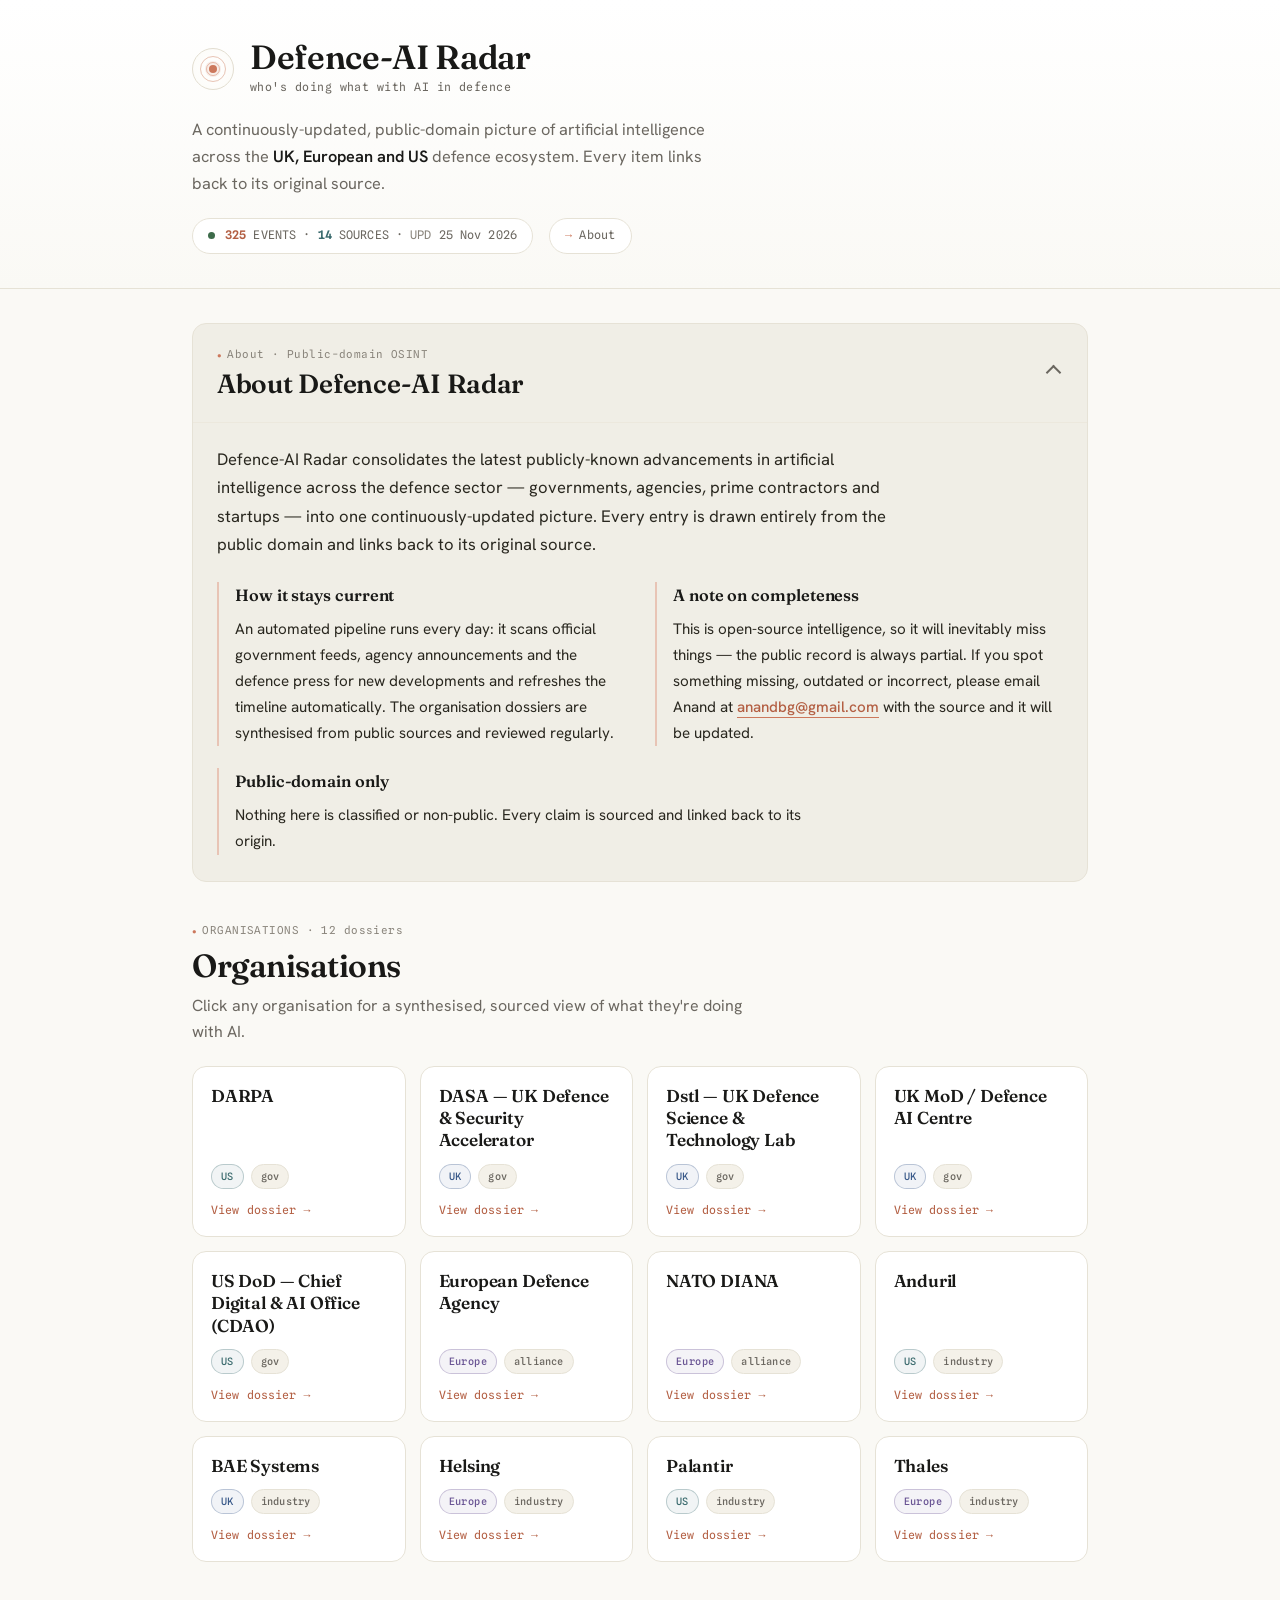
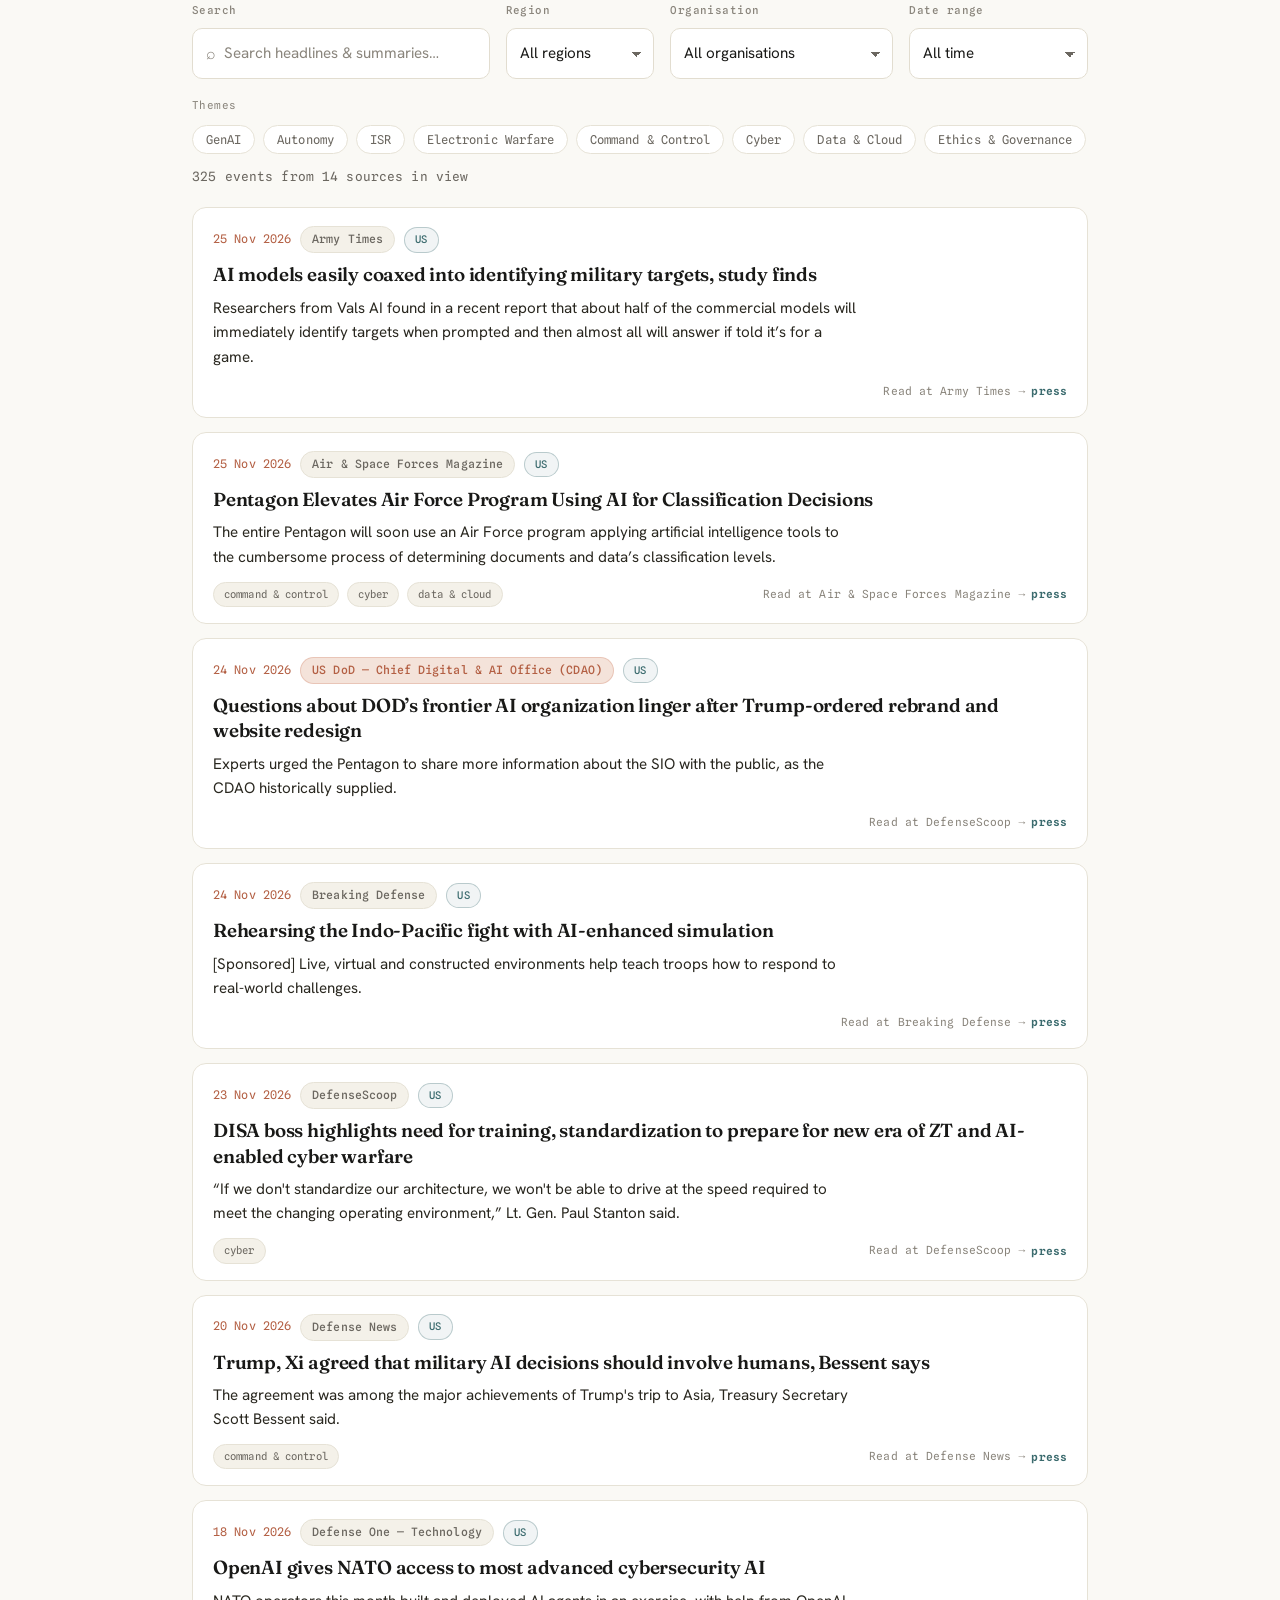
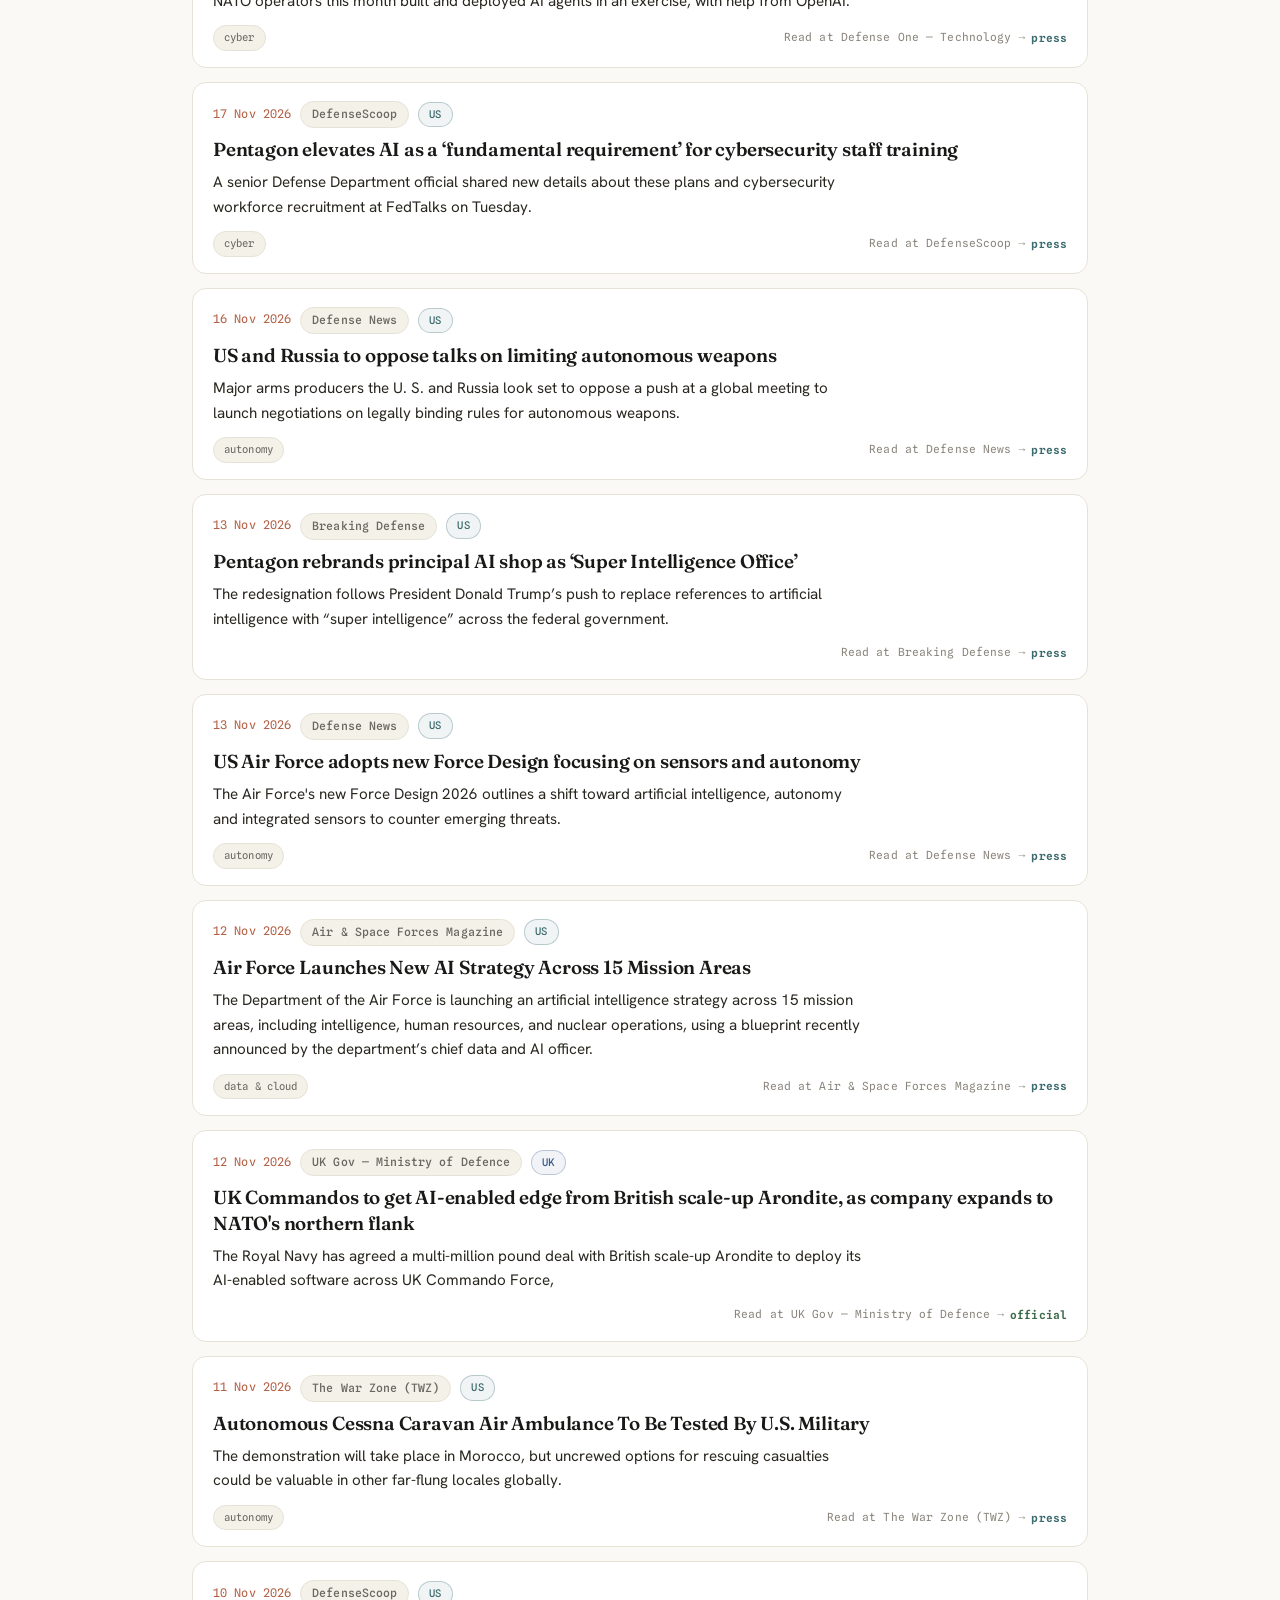
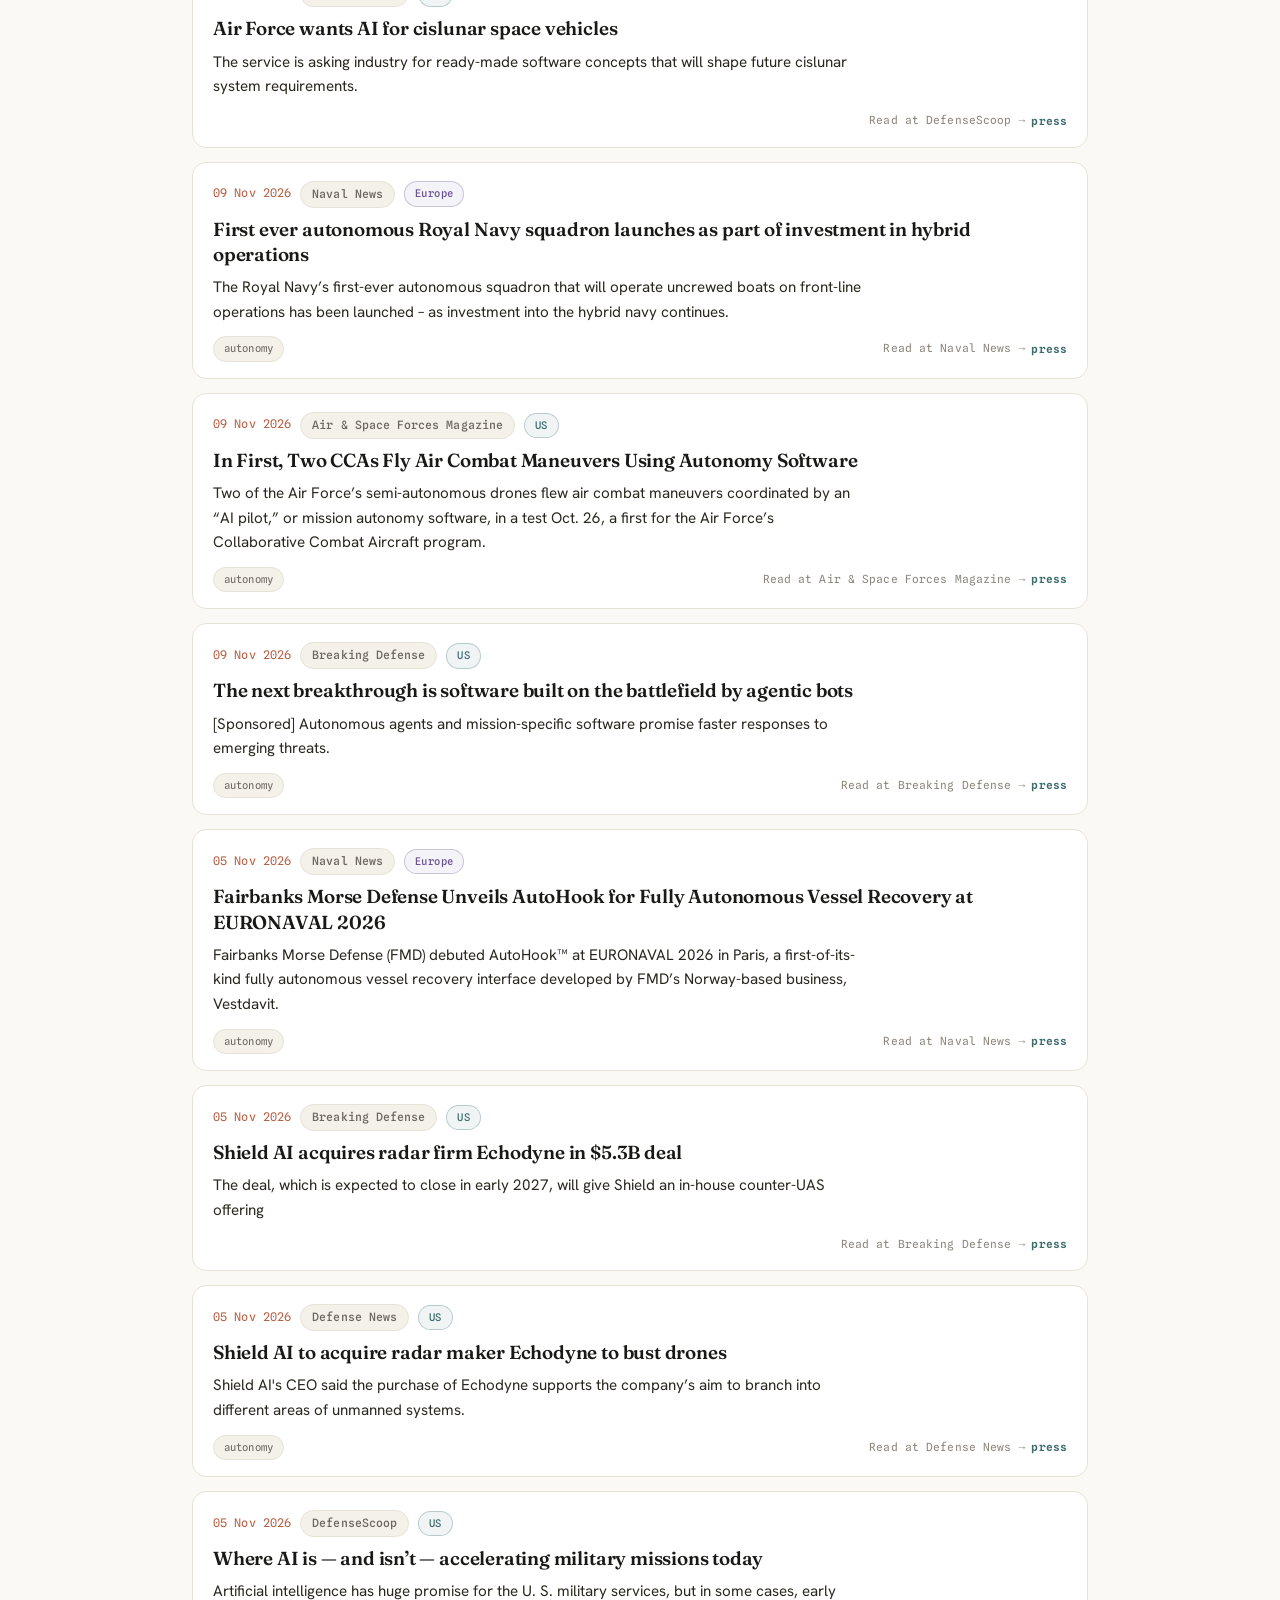
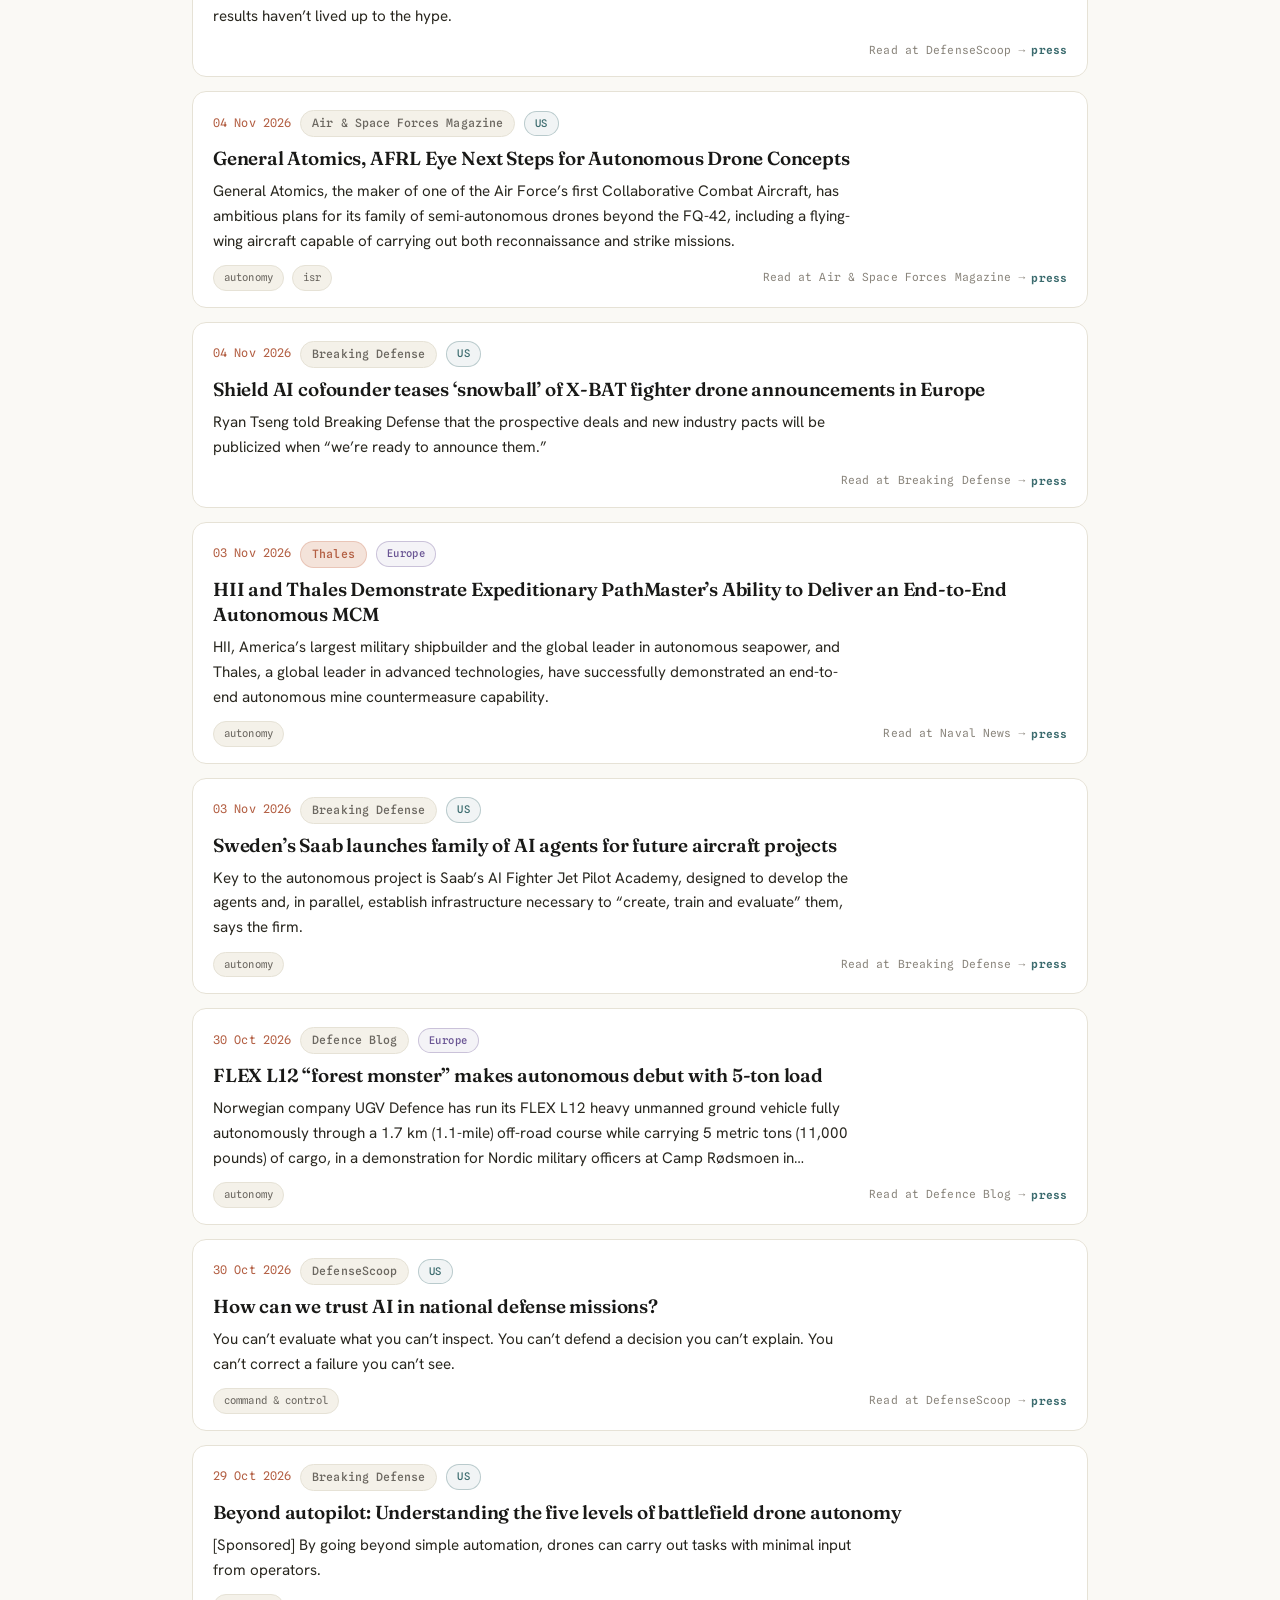
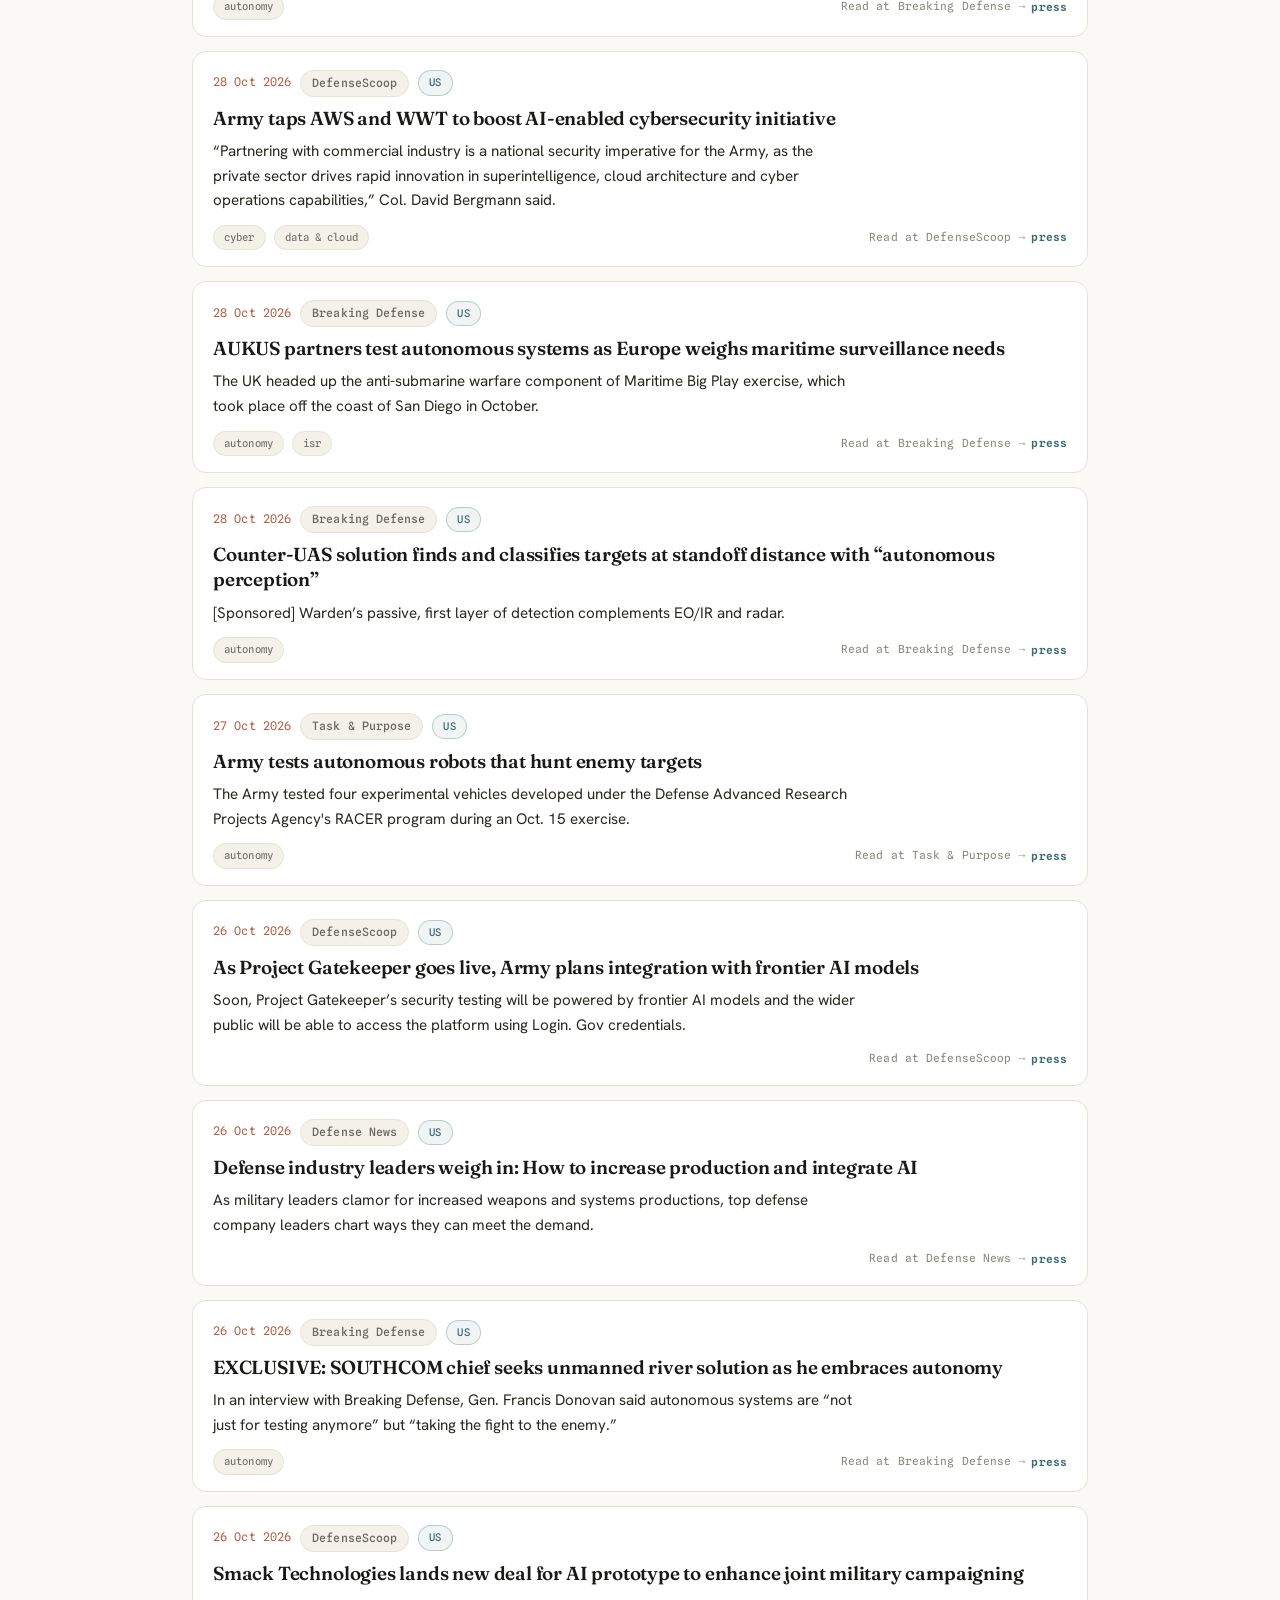
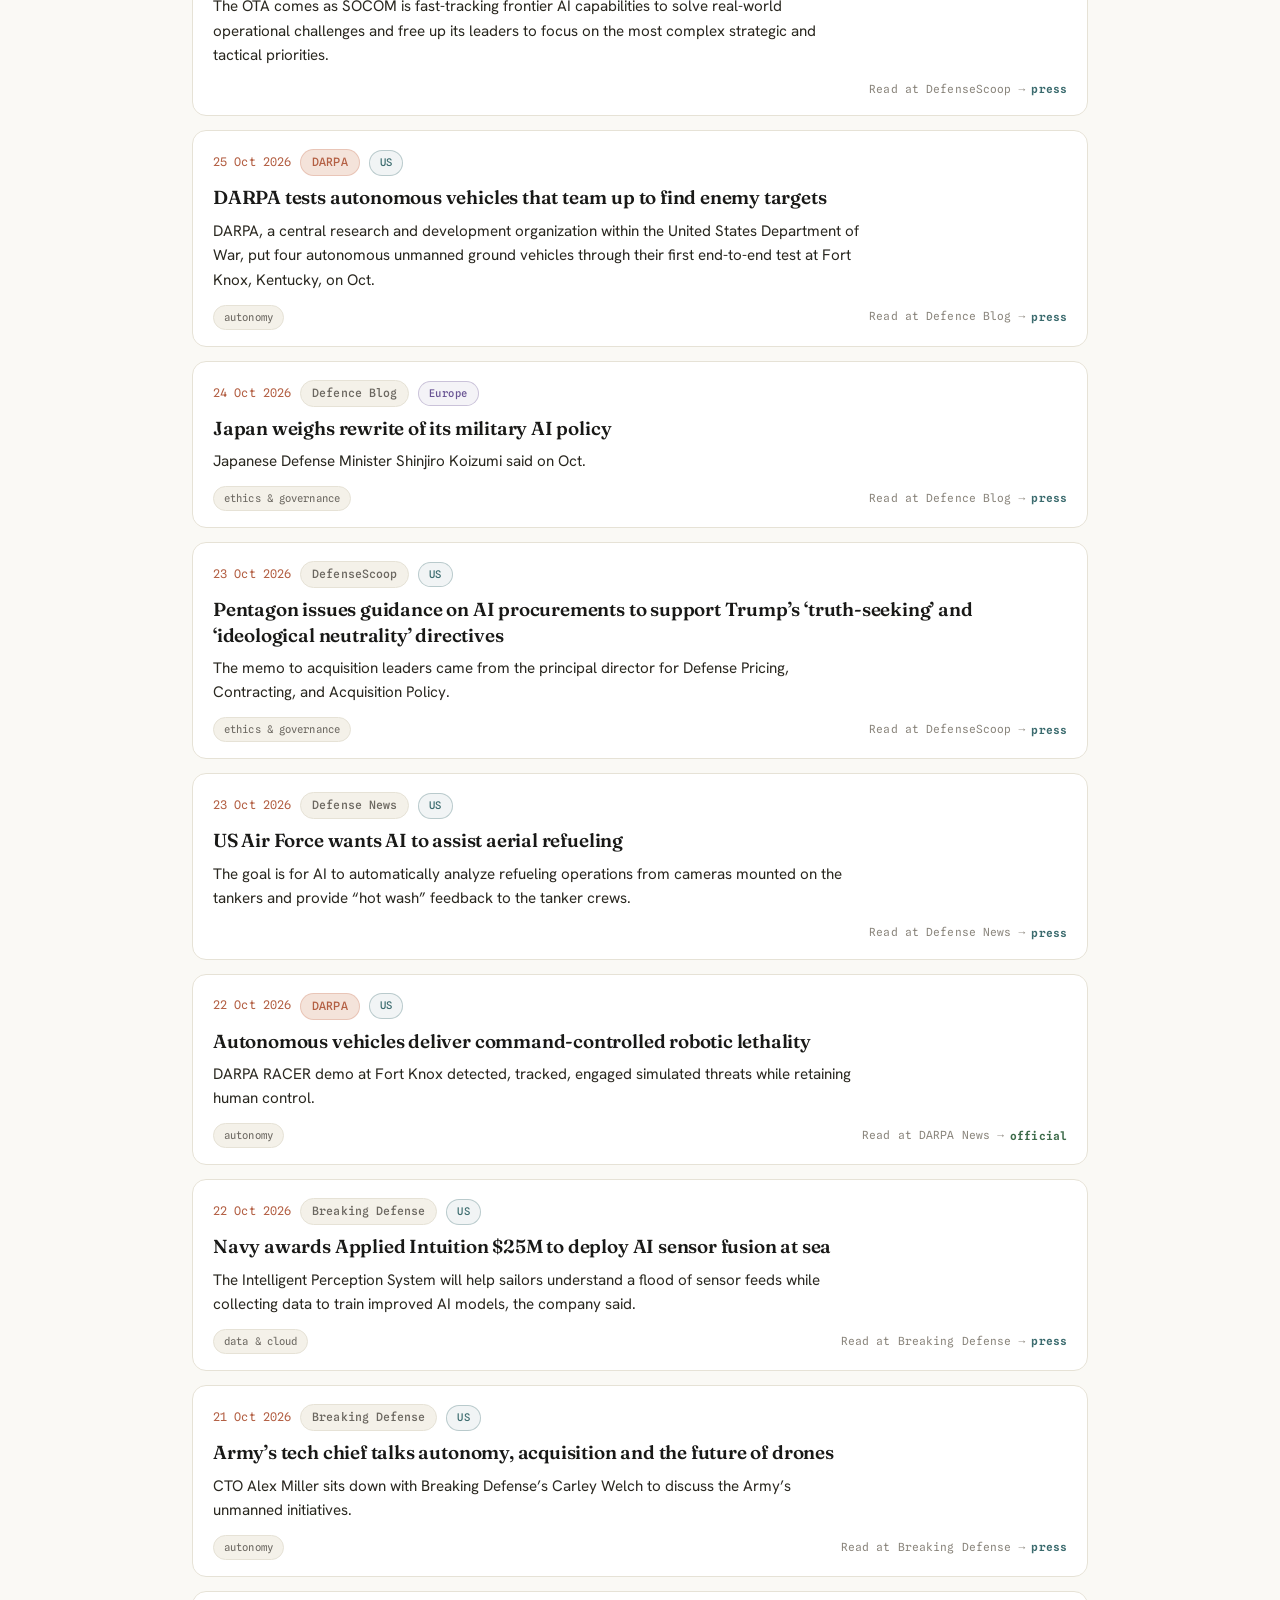
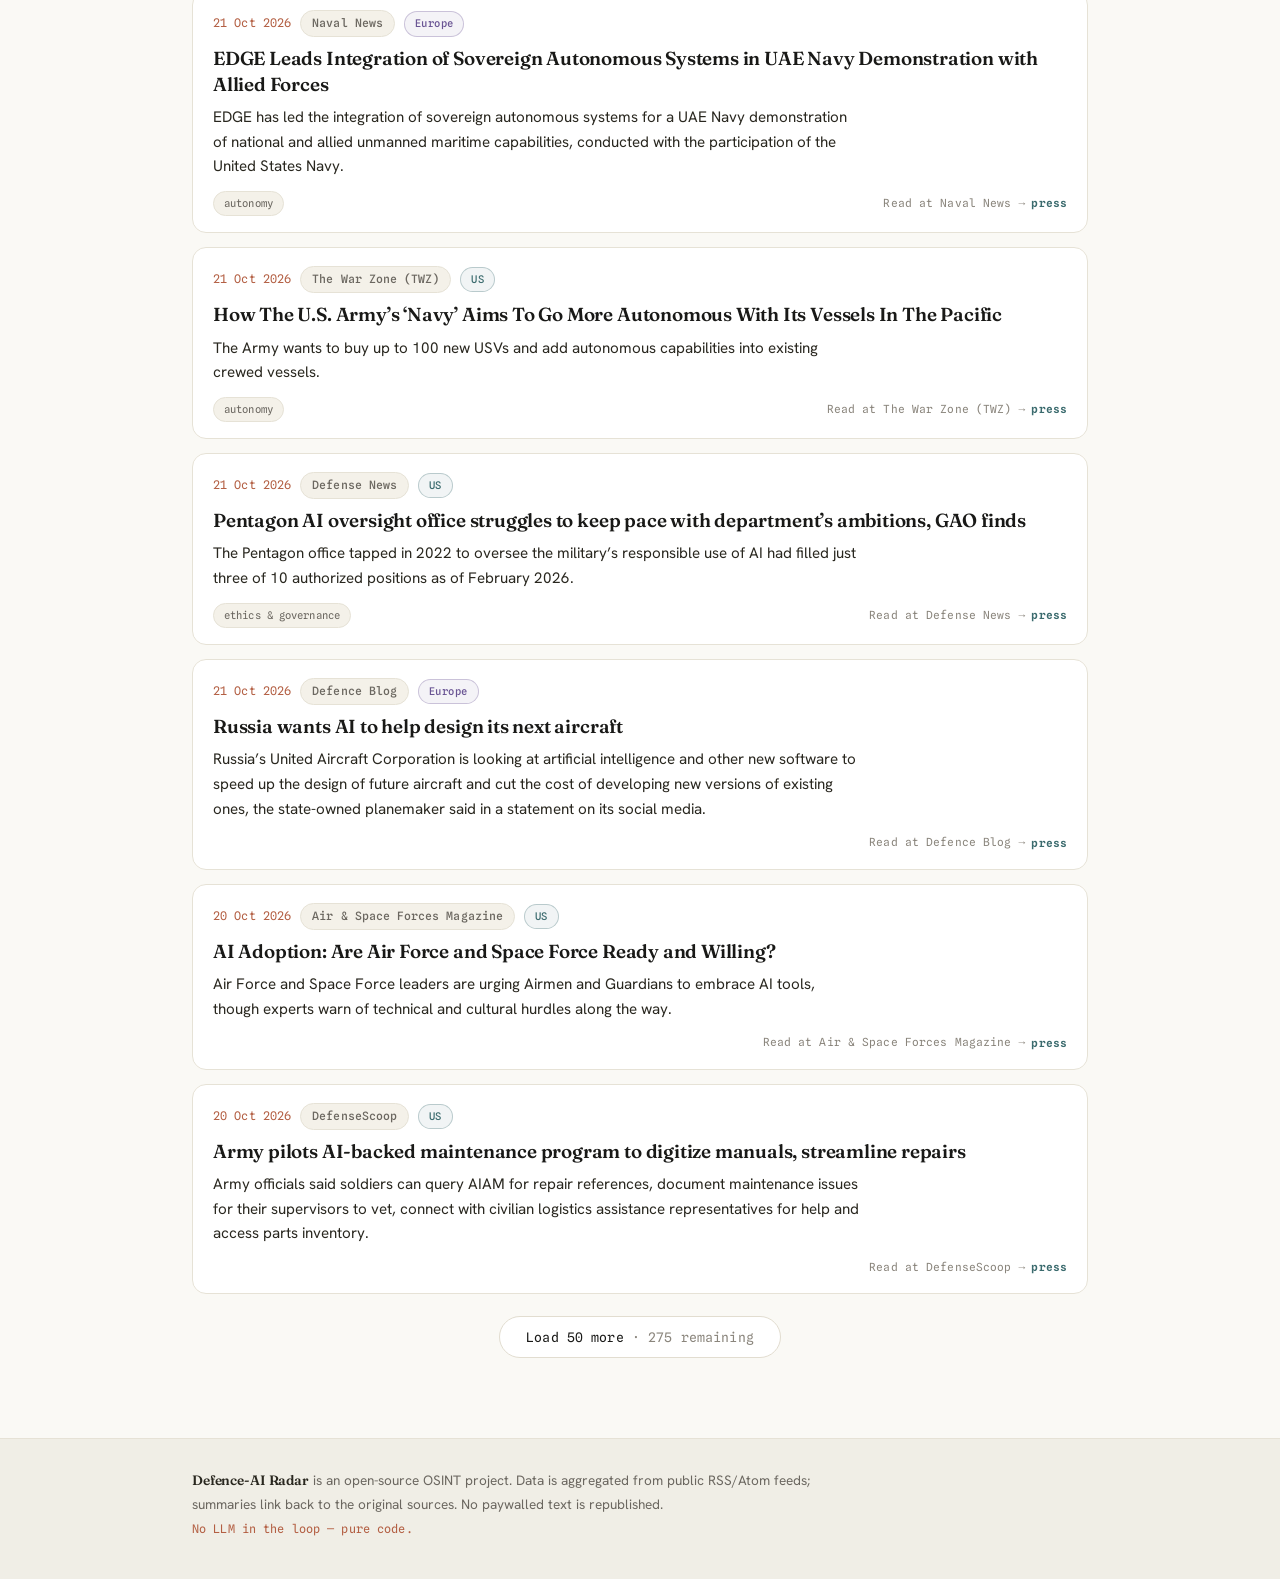
<file: index.html>
<!doctype html>
<html lang="en">
  <head>
    <meta charset="utf-8" />
    <meta name="viewport" content="width=device-width, initial-scale=1" />
    <title>Defence-AI Radar — who's doing what with AI in defence</title>
    <meta
      name="description"
      content="A self-updating OSINT timeline tracking AI advancements across the UK, European and US defence ecosystem. Public-domain sources only."
    />
    <meta name="theme-color" content="#faf9f5" />
    <link rel="preconnect" href="https://fonts.googleapis.com" />
    <link rel="preconnect" href="https://fonts.gstatic.com" crossorigin />
    <link
      href="https://fonts.googleapis.com/css2?family=Fraunces:opsz,wght@9..144,400;9..144,500;9..144,600;9..144,700&family=Hanken+Grotesk:wght@400;500;600;700&family=Spline+Sans+Mono:wght@400;500;600&display=swap"
      rel="stylesheet"
    />
    <link rel="stylesheet" href="assets/styles.css" />
  </head>
  <body>
    <header class="site-header" role="banner">
      <div class="wrap header-inner">
        <div class="brand">
          <span class="mark" aria-hidden="true">
            <span class="mark-dot"></span>
          </span>
          <span class="wordmark">
            <span class="wordmark-main">Defence&#8209;AI&nbsp;Radar</span>
            <span class="wordmark-sub">who's doing what with AI in defence</span>
          </span>
        </div>

        <p class="tagline">
          A continuously-updated, public-domain picture of artificial
          intelligence across the
          <span class="hl">UK, European and US</span> defence ecosystem. Every
          item links back to its original source.
        </p>

        <div class="header-meta">
          <!-- Live terminal-style status readout, populated by app.js -->
          <div id="status" class="status-readout" role="status" aria-live="polite">
            <span class="status-dot" aria-hidden="true"></span>
            <span class="status-text">Loading the latest…</span>
          </div>
          <a class="header-about-link" href="#about">About</a>
        </div>
      </div>
    </header>

    <main class="wrap" id="main">
      <!-- About / disclaimer — front matter for the briefing -->
      <details class="about reveal" id="about" open>
        <summary class="about-summary">
          <span class="about-kicker">About · Public-domain OSINT</span>
          <h2 class="about-title">About Defence-AI Radar</h2>
          <span class="about-toggle" aria-hidden="true"></span>
        </summary>

        <div class="about-body">
          <p class="about-lead">
            Defence-AI Radar consolidates the latest publicly-known advancements
            in artificial intelligence across the defence sector — governments,
            agencies, prime contractors and startups — into one
            continuously-updated picture. Every entry is drawn entirely from the
            public domain and links back to its original source.
          </p>

          <div class="about-grid">
            <section class="about-block">
              <h3 class="about-h3">How it stays current</h3>
              <p>
                An automated pipeline runs every day: it scans official
                government feeds, agency announcements and the defence press for
                new developments and refreshes the timeline automatically. The
                organisation dossiers are synthesised from public sources and
                reviewed regularly.
              </p>
            </section>

            <section class="about-block">
              <h3 class="about-h3">A note on completeness</h3>
              <p>
                This is open-source intelligence, so it will inevitably miss
                things — the public record is always partial. If you spot
                something missing, outdated or incorrect, please email Anand at
                <a
                  class="about-mail"
                  href="mailto:anandbg@gmail.com?subject=Defence-AI%20Radar%20%E2%80%94%20source%20update"
                  >anandbg@gmail.com</a
                >
                with the source and it will be updated.
              </p>
            </section>

            <section class="about-block">
              <h3 class="about-h3">Public-domain only</h3>
              <p>
                Nothing here is classified or non-public. Every claim is sourced
                and linked back to its origin.
              </p>
            </section>
          </div>
        </div>
      </details>

      <!-- Organisations directory — the dossiers are the heart of the product,
           so they sit up front, above the news timeline. Rendered by app.js
           from data/orgs.json into #org-directory. -->
      <section class="orgs reveal" aria-labelledby="orgs-heading">
        <div class="orgs-head">
          <p class="orgs-kicker" id="orgs-kicker">Organisations</p>
          <h2 class="orgs-heading" id="orgs-heading">Organisations</h2>
          <p class="orgs-sub">
            Click any organisation for a synthesised, sourced view of what
            they're doing with AI.
          </p>
        </div>
        <div id="org-directory" class="org-grid"></div>
      </section>

      <!-- Controls -->
      <section class="controls reveal" aria-label="Search and filters">
        <div class="control search">
          <label for="search">Search</label>
          <div class="input-shell">
            <span class="input-glyph" aria-hidden="true">⌕</span>
            <input
              id="search"
              type="search"
              placeholder="Search headlines &amp; summaries…"
              autocomplete="off"
            />
          </div>
        </div>

        <div class="control">
          <label for="region">Region</label>
          <div class="input-shell">
            <select id="region">
              <option value="">All regions</option>
              <option value="UK">UK</option>
              <option value="Europe">Europe</option>
              <option value="US">US</option>
            </select>
          </div>
        </div>

        <div class="control">
          <label for="org">Organisation</label>
          <div class="input-shell">
            <select id="org">
              <option value="">All organisations</option>
            </select>
          </div>
        </div>

        <div class="control">
          <label for="range">Date range</label>
          <div class="input-shell">
            <select id="range">
              <option value="30">Last 30 days</option>
              <option value="180">Last 6 months</option>
              <option value="365">Last 12 months</option>
              <option value="all" selected>All time</option>
            </select>
          </div>
        </div>
      </section>

      <!-- Theme chips -->
      <section class="theme-filter reveal" aria-label="Theme filter">
        <span class="theme-label">Themes</span>
        <div id="themes" class="chips"></div>
      </section>

      <!-- Counter -->
      <p id="counter" class="counter reveal" aria-live="polite"></p>

      <!-- Timeline -->
      <section id="timeline" class="timeline" aria-label="Event timeline"></section>

      <!-- Load-more: renders a slice at a time so the page isn't one huge scroll.
           Filters/search always operate over the full set. -->
      <div id="load-more-wrap" class="load-more-wrap" hidden>
        <button id="load-more" class="load-more" type="button"></button>
      </div>

      <p id="empty" class="empty" hidden>
        No events match your filters. Try widening the date range or clearing
        the search.
      </p>
    </main>

    <footer class="site-footer">
      <div class="wrap">
        <p>
          <span class="footer-mark">Defence&#8209;AI&nbsp;Radar</span> is an
          open-source OSINT project. Data is aggregated from public RSS/Atom
          feeds; summaries link back to the original sources. No paywalled text
          is republished.
          <span class="footer-tag">No LLM in the loop — pure code.</span>
        </p>
      </div>
    </footer>

    <script src="assets/app.js" defer></script>
  </body>
</html>
</file>
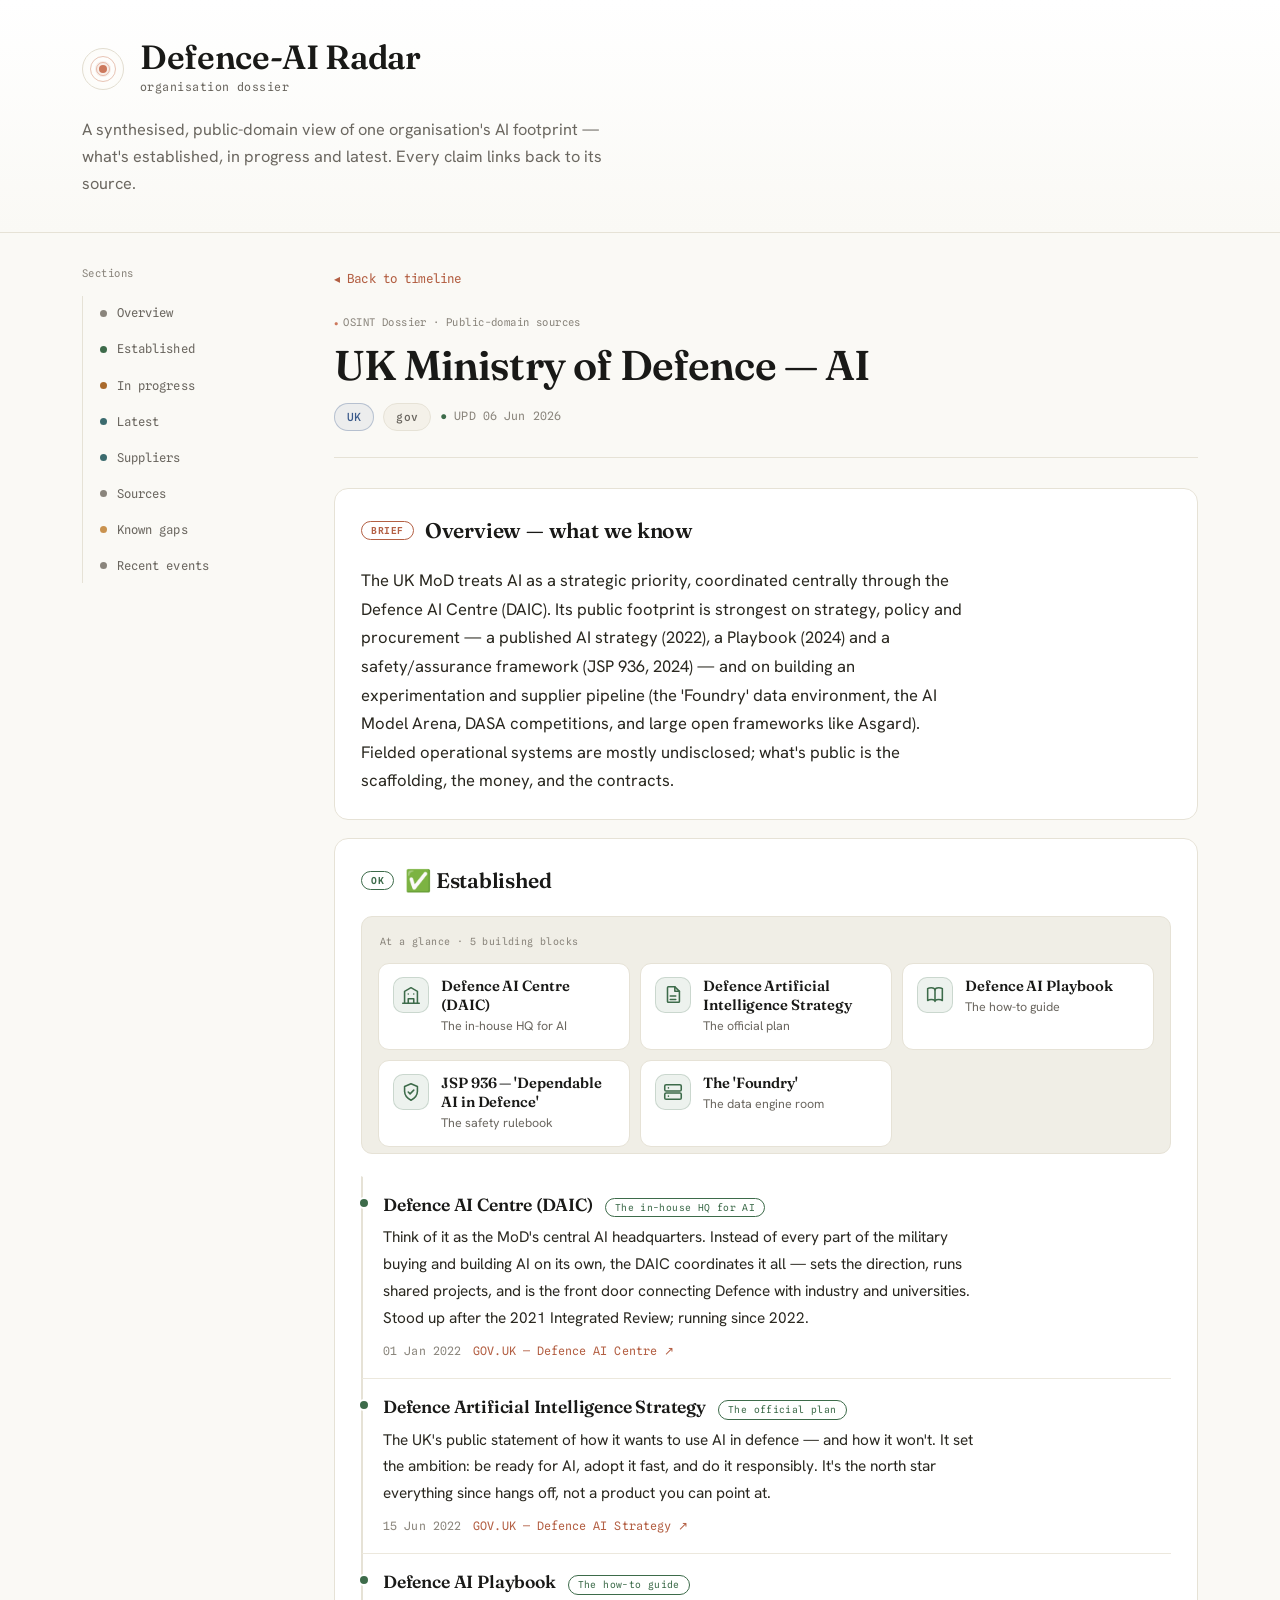
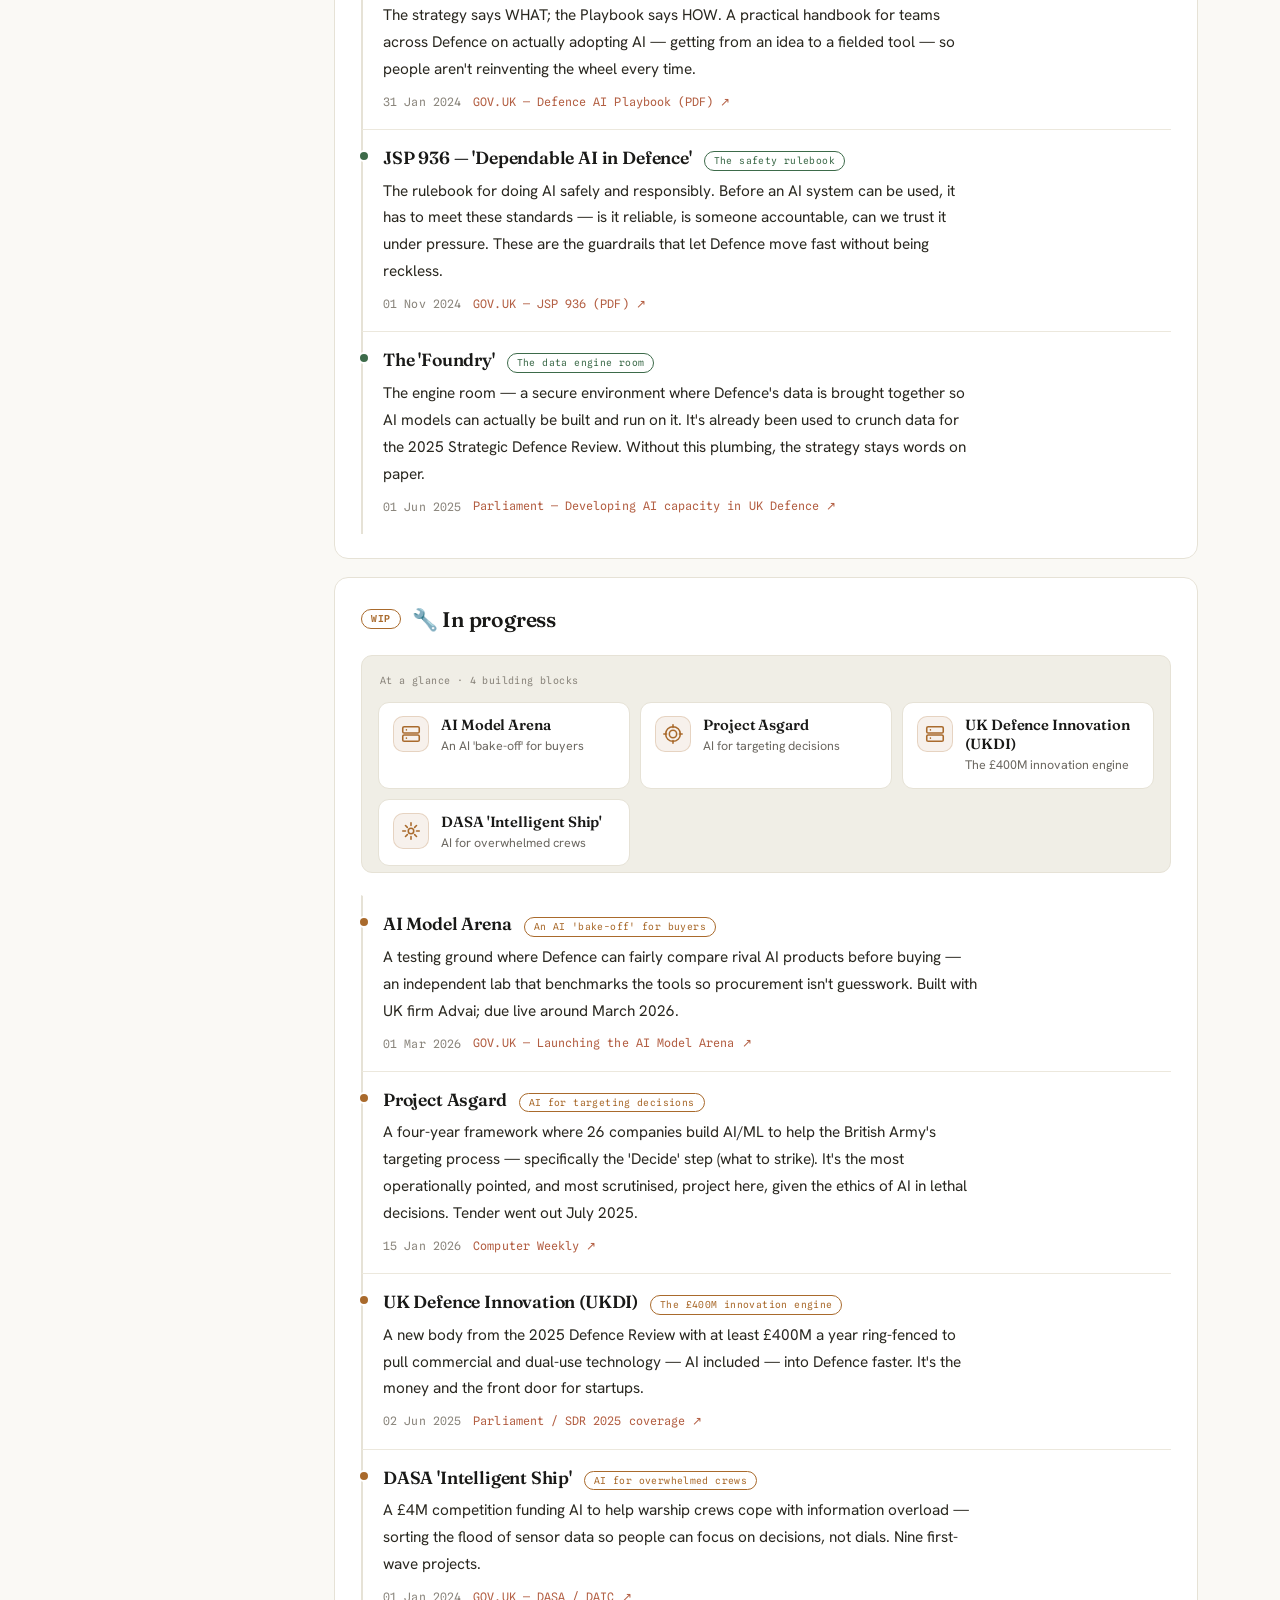
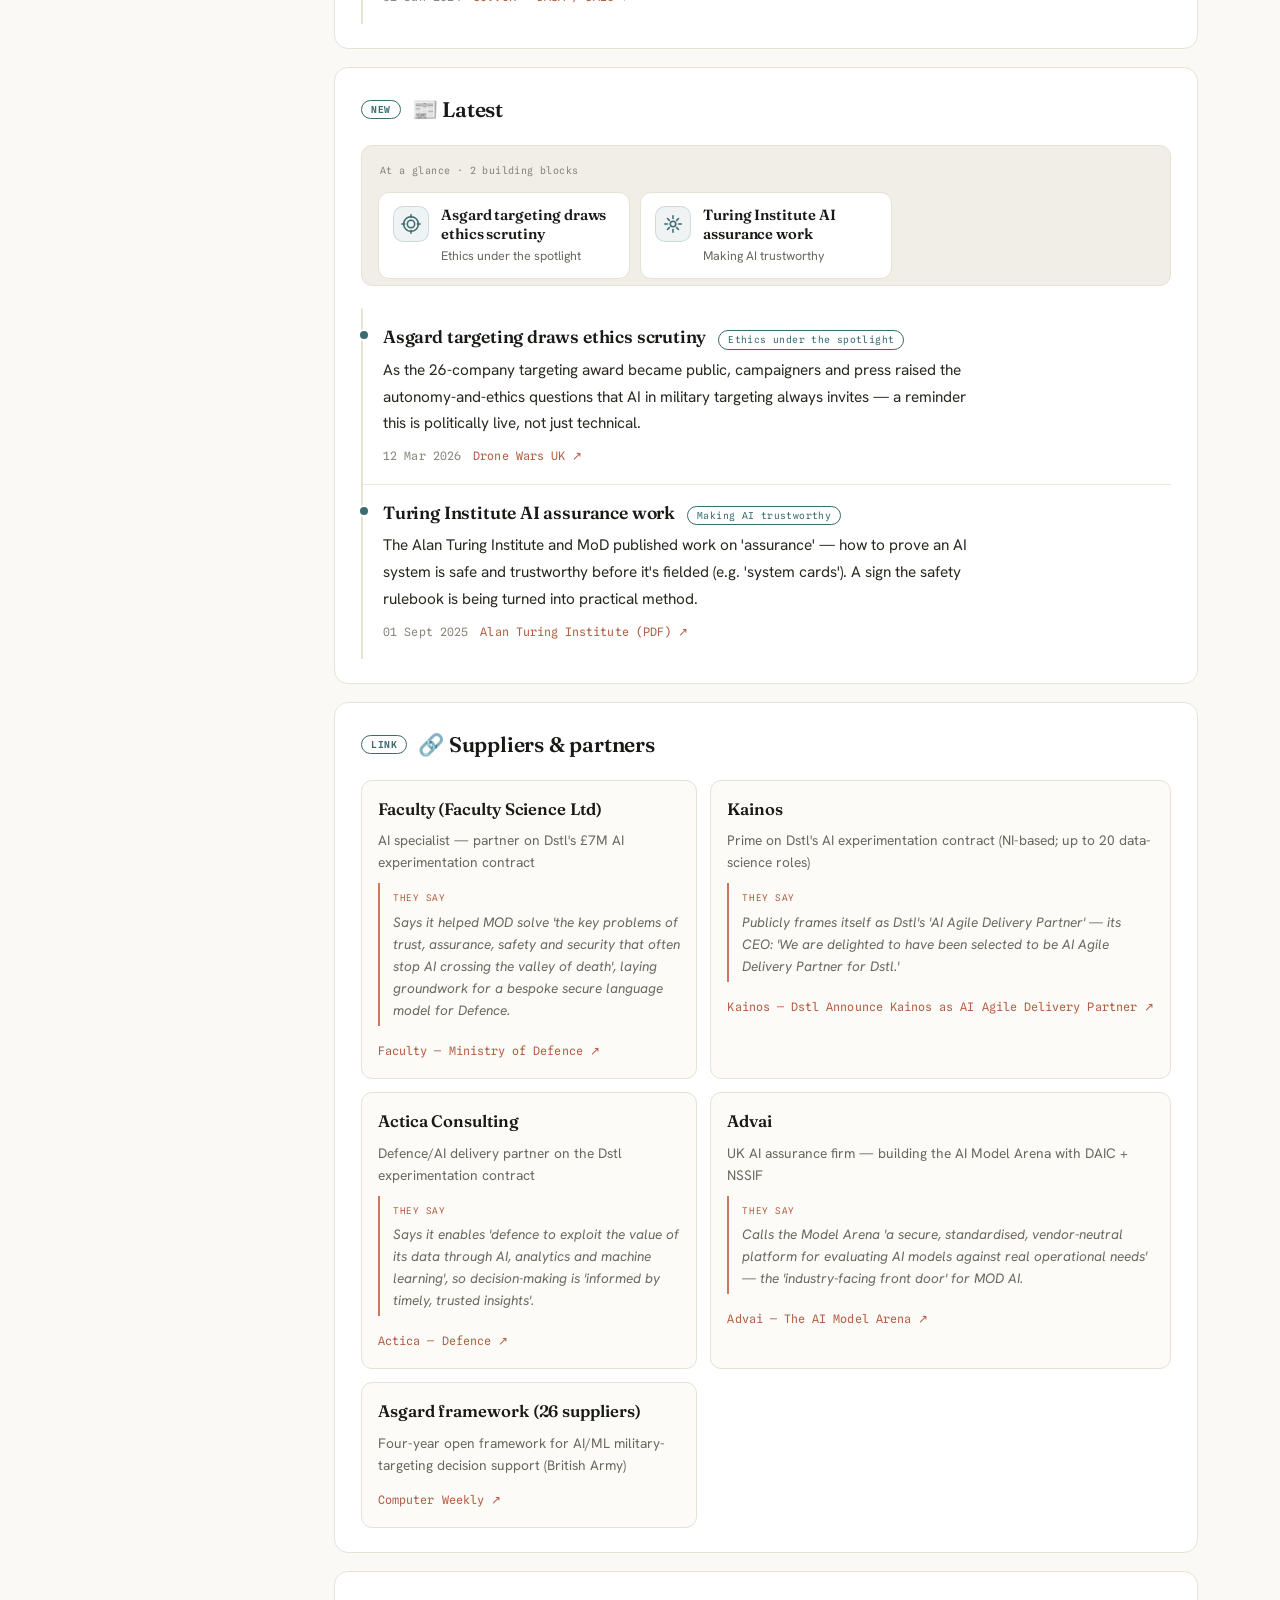
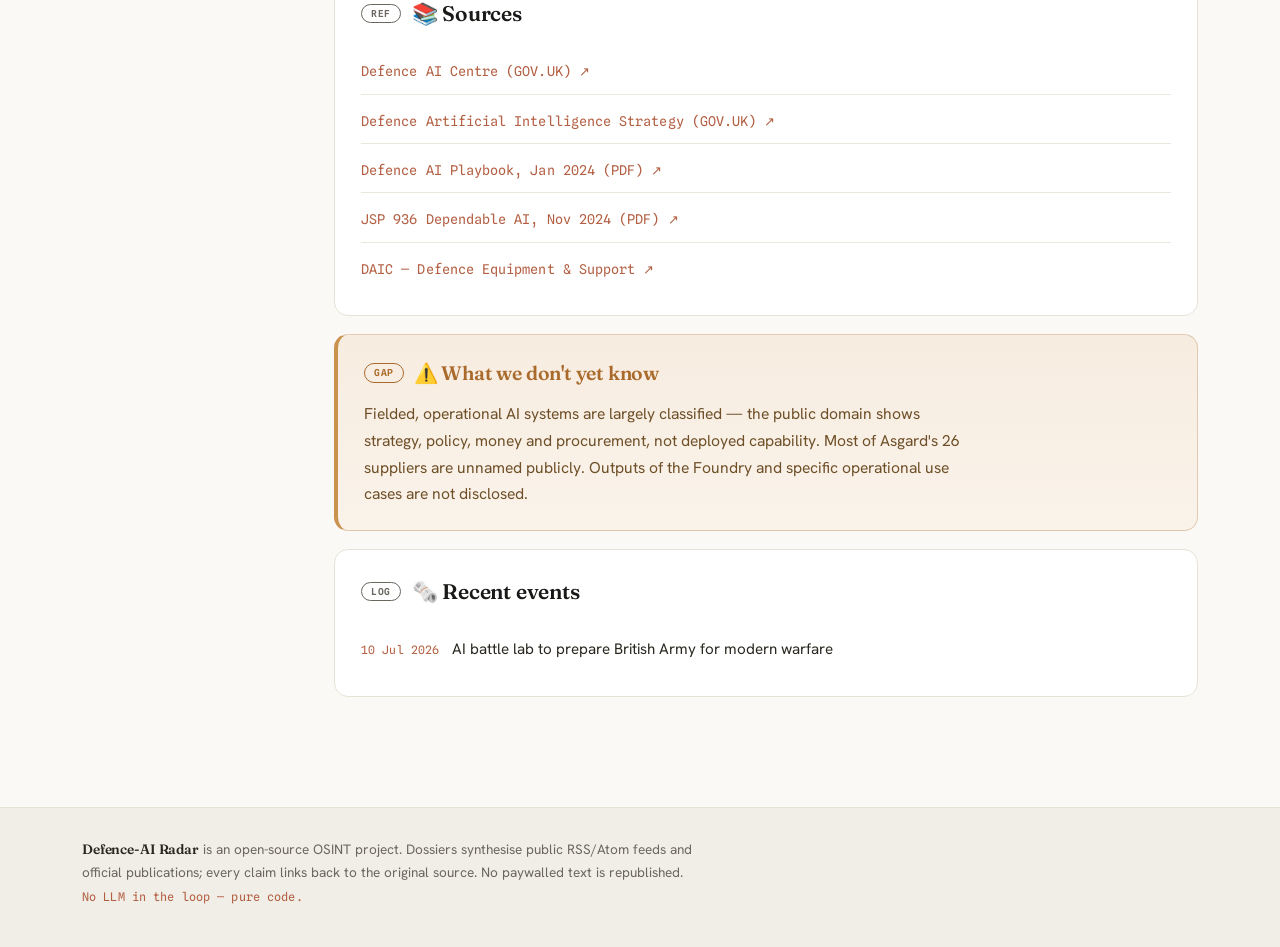
<file: org.html>
<!doctype html>
<html lang="en">
  <head>
    <meta charset="utf-8" />
    <meta name="viewport" content="width=device-width, initial-scale=1" />
    <title>Org Dossier — Defence-AI Radar</title>
    <meta
      name="description"
      content="A synthesised per-organisation dossier — what's established, in progress and latest in defence AI, with public-domain sources."
    />
    <meta name="theme-color" content="#faf9f5" />
    <link rel="preconnect" href="https://fonts.googleapis.com" />
    <link rel="preconnect" href="https://fonts.gstatic.com" crossorigin />
    <link
      href="https://fonts.googleapis.com/css2?family=Fraunces:opsz,wght@9..144,400;9..144,500;9..144,600;9..144,700&family=Hanken+Grotesk:wght@400;500;600;700&family=Spline+Sans+Mono:wght@400;500;600&display=swap"
      rel="stylesheet"
    />
    <link rel="stylesheet" href="assets/styles.css" />
  </head>
  <body class="dossier-page">
    <header class="site-header" role="banner">
      <div class="wrap header-inner">
        <a class="brand brand-link" href="index.html" aria-label="Defence-AI Radar home">
          <span class="mark" aria-hidden="true">
            <span class="mark-dot"></span>
          </span>
          <span class="wordmark">
            <span class="wordmark-main">Defence&#8209;AI&nbsp;Radar</span>
            <span class="wordmark-sub">organisation dossier</span>
          </span>
        </a>

        <p class="tagline">
          A synthesised, public-domain view of one organisation's AI footprint —
          what's established, in progress and latest. Every claim links back to
          its source.
        </p>
      </div>
    </header>

    <main class="wrap" id="main">
      <!-- The dossier is rendered here by assets/dossier.js -->
      <section id="dossier" class="dossier" aria-label="Organisation dossier"></section>
    </main>

    <footer class="site-footer">
      <div class="wrap">
        <p>
          <span class="footer-mark">Defence&#8209;AI&nbsp;Radar</span> is an
          open-source OSINT project. Dossiers synthesise public RSS/Atom feeds
          and official publications; every claim links back to the original
          source. No paywalled text is republished.
          <span class="footer-tag">No LLM in the loop — pure code.</span>
        </p>
      </div>
    </footer>

    <script src="assets/dossier.js" defer></script>
  </body>
</html>
</file>
<file: assets/styles.css>
/* ===================================================================
   DEFENCE-AI RADAR  ·  Warm editorial theme
   Inspired by Anthropic's calm, human, premium aesthetic:
   ivory canvas, warm near-black ink, a single clay/terracotta accent,
   a refined serif for headings + a clean grotesque for body.
   Vanilla CSS, no deps, mobile-first.
   Fonts (Google): Fraunces (editorial serif — wordmark, headings,
   titles), Hanken Grotesk (body — Styrene-adjacent), Spline Sans Mono
   (light-touch metadata / kickers / dates).
   =================================================================== */

:root {
  /* ---- Warm ivory paper palette ---- */
  --bg: #faf9f5;        /* page canvas — warm ivory */
  --bg-2: #f0eee6;      /* warmer panel band */
  --panel: #ffffff;     /* card surface */
  --panel-2: #fcfbf7;   /* faintly warm card / inset */
  --panel-hi: #f4f1e9;  /* nested / inset surfaces */
  --ink: #191917;       /* primary text — warm near-black */
  --ink-soft: #29271f;  /* body / claim text */
  --muted: #6b6760;     /* secondary text — warm grey, AA on cream */
  --faint: #8a857c;     /* metadata labels */
  --line: #e6e2d6;      /* warm hairline border */
  --line-2: #ece8dd;    /* faint inner divider */
  --line-cool: #e2ddd0; /* slightly deeper hairline */

  /* ---- Clay accent — Anthropic's coral, used sparingly + warmly ---- */
  --clay: #cc785c;      /* primary accent */
  --clay-deep: #b35f43; /* AA-legible clay for text/links on cream */
  --clay-soft: #e8c4b5; /* soft tint for fills */
  --clay-wash: #f4e3da; /* very soft wash */

  /* ---- Status colours — warm, muted, AA on cream ---- */
  --green: #3d6b4a;        /* established — muted forest */
  --green-soft: #d8e2d6;
  --status-amber: #a96a2c; /* in progress — warm clay-amber */
  --status-amber-soft: #ecd4ba;
  --status-teal: #3b6b6e;  /* latest — muted teal */
  --status-teal-soft: #cfe0df;
  --warn: #a96a2c;         /* known gaps — warm amber */
  --warn-soft: #c9924f;
  --warn-red: #b04a3f;

  /* ---- Region tints — soft warm versions ---- */
  --uk: #3a5a8a;   /* muted slate-blue */
  --eu: #6a5594;   /* muted plum */
  --us: #3b6b6e;   /* muted teal */

  /* ---- Type ---- */
  --serif: "Fraunces", Georgia, "Times New Roman", serif;
  --sans: "Hanken Grotesk", system-ui, -apple-system, sans-serif;
  --mono: "Spline Sans Mono", ui-monospace, "SFMono-Regular", monospace;

  --radius: 11px;
  --radius-lg: 14px;
  /* very soft, warm shadows — lean mostly on the panel-tint contrast */
  --shadow: 0 1px 2px rgba(40, 33, 22, 0.03),
    0 8px 24px -20px rgba(40, 33, 22, 0.20);
  --shadow-hi: 0 2px 6px rgba(40, 33, 22, 0.05),
    0 18px 40px -24px rgba(40, 33, 22, 0.24);
  --ring: 0 0 0 1px var(--line);
  --content: 940px;
}

* {
  box-sizing: border-box;
}

html {
  -webkit-text-size-adjust: 100%;
  scroll-behavior: smooth;
}

body {
  margin: 0;
  font-family: var(--sans);
  color: var(--ink);
  background: var(--bg);
  line-height: 1.65;
  font-size: 16px;
  position: relative;
  min-height: 100vh;
  overflow-x: hidden;
  -webkit-font-smoothing: antialiased;
  text-rendering: optimizeLegibility;
}

.wrap {
  width: 100%;
  max-width: var(--content);
  margin: 0 auto;
  padding: 0 22px;
}

::selection {
  background: var(--clay-soft);
  color: var(--ink);
}

a {
  color: var(--clay-deep);
}

/* ===================================================================
   HEADER  ·  wordmark + calm mark + status readout
   =================================================================== */
.site-header {
  position: relative;
  border-bottom: 1px solid var(--line);
  padding: 40px 0 34px;
  background: linear-gradient(180deg, #ffffff 0%, var(--bg) 100%);
}

.header-inner {
  position: relative;
  z-index: 1;
}

.brand {
  display: flex;
  align-items: center;
  gap: 16px;
  text-decoration: none;
  color: inherit;
}

.brand-link {
  transition: transform 0.2s ease;
}
.brand-link:hover {
  transform: translateX(2px);
}

/* ---- Calm minimal mark: a soft clay dot inside concentric warm arcs ---- */
.mark {
  position: relative;
  flex: none;
  width: 42px;
  height: 42px;
  border-radius: 50%;
  display: grid;
  place-items: center;
  background: radial-gradient(circle at center, #ffffff 0%, var(--panel-2) 100%);
  border: 1px solid var(--line-cool);
}
.mark::before,
.mark::after {
  content: "";
  position: absolute;
  border-radius: 50%;
  border: 1px solid var(--clay-soft);
}
.mark::before { inset: 7px; }
.mark::after  { inset: 13px; border-color: rgba(204, 120, 92, 0.45); }
.mark-dot {
  width: 8px;
  height: 8px;
  border-radius: 50%;
  background: var(--clay);
  box-shadow: 0 0 0 4px rgba(204, 120, 92, 0.12);
}

.wordmark {
  display: flex;
  flex-direction: column;
  gap: 3px;
}
.wordmark-main {
  font-family: var(--serif);
  font-weight: 600;
  font-size: clamp(1.55rem, 5.4vw, 2.1rem);
  letter-spacing: -0.01em;
  line-height: 1.05;
  color: var(--ink);
}
.wordmark-sub {
  font-family: var(--mono);
  font-size: 0.72rem;
  letter-spacing: 0.04em;
  color: var(--muted);
}

.tagline {
  margin: 20px 0 0;
  max-width: 60ch;
  color: var(--muted);
  font-size: 1.02rem;
  line-height: 1.65;
}
.tagline .hl {
  color: var(--ink);
  font-weight: 600;
}

/* ---- Status readout (light-touch mono pill) ---- */
.status-readout {
  display: inline-flex;
  align-items: center;
  gap: 10px;
  margin-top: 20px;
  padding: 7px 15px;
  font-family: var(--mono);
  font-size: 0.74rem;
  letter-spacing: 0.01em;
  color: var(--muted);
  background: var(--panel);
  border: 1px solid var(--line);
  border-radius: 999px;
}
.status-readout .status-text {
  white-space: nowrap;
  overflow: hidden;
  text-overflow: ellipsis;
}
.status-readout .hot { color: var(--clay-deep); font-weight: 600; }
.status-readout .cool { color: var(--status-teal); font-weight: 600; }
.status-readout .dim { color: var(--faint); }
.status-dot {
  flex: none;
  width: 7px;
  height: 7px;
  border-radius: 50%;
  background: var(--green);
  box-shadow: 0 0 0 0 rgba(61, 107, 74, 0.5);
  animation: pulse 2.6s ease-out infinite;
}
@keyframes pulse {
  0% { box-shadow: 0 0 0 0 rgba(61, 107, 74, 0.4); }
  70% { box-shadow: 0 0 0 7px rgba(61, 107, 74, 0); }
  100% { box-shadow: 0 0 0 0 rgba(61, 107, 74, 0); }
}

/* ---- Header meta row: status readout + About anchor link ---- */
.header-meta {
  display: flex;
  align-items: center;
  flex-wrap: wrap;
  gap: 12px 16px;
  margin-top: 20px;
}
.header-meta .status-readout {
  margin-top: 0;
}
.header-about-link {
  font-family: var(--mono);
  font-size: 0.74rem;
  letter-spacing: 0.02em;
  color: var(--muted);
  text-decoration: none;
  padding: 7px 15px;
  border: 1px solid var(--line);
  border-radius: 999px;
  background: var(--panel);
  transition: color 0.16s, border-color 0.16s, background 0.16s;
}
.header-about-link::before {
  content: "→ ";
  color: var(--clay);
}
.header-about-link:hover,
.header-about-link:focus {
  color: var(--ink);
  border-color: var(--clay);
  background: var(--clay-wash);
  outline: none;
}

/* ===================================================================
   ABOUT  ·  collapsible front-matter panel (public-domain disclaimer)
   =================================================================== */
.about {
  scroll-margin-top: 18px;
  margin: 34px 0 8px;
  background: var(--bg-2);
  border: 1px solid var(--line);
  border-radius: var(--radius-lg);
  overflow: hidden;
}

.about-summary {
  display: grid;
  grid-template-columns: 1fr auto;
  grid-template-areas:
    "kicker toggle"
    "title  toggle";
  align-items: center;
  gap: 5px 14px;
  padding: 22px 24px;
  cursor: pointer;
  list-style: none;
  user-select: none;
  transition: background 0.18s;
}
.about-summary::-webkit-details-marker {
  display: none;
}
.about-summary:hover {
  background: var(--panel-hi);
}
.about-kicker {
  grid-area: kicker;
  font-family: var(--mono);
  font-size: 0.68rem;
  letter-spacing: 0.04em;
  color: var(--faint);
}
.about-kicker::before {
  content: "● ";
  color: var(--clay);
  font-size: 0.7em;
}
.about-title {
  grid-area: title;
  margin: 0;
  font-family: var(--serif);
  font-weight: 600;
  font-size: clamp(1.3rem, 3.4vw, 1.65rem);
  letter-spacing: -0.01em;
  line-height: 1.2;
  color: var(--ink);
}

/* Chevron toggle, rotates when open */
.about-toggle {
  grid-area: toggle;
  width: 11px;
  height: 11px;
  border-right: 2px solid var(--muted);
  border-bottom: 2px solid var(--muted);
  transform: rotate(45deg);
  transition: transform 0.22s ease, border-color 0.16s;
  margin-right: 4px;
}
.about[open] .about-toggle {
  transform: rotate(-135deg);
}
.about-summary:hover .about-toggle {
  border-color: var(--clay);
}

.about-body {
  padding: 4px 24px 26px;
  border-top: 1px solid var(--line-2);
}
.about-lead {
  margin: 18px 0 4px;
  max-width: 76ch;
  color: var(--ink-soft);
  font-size: 1.04rem;
  line-height: 1.7;
}

.about-grid {
  display: grid;
  grid-template-columns: 1fr;
  gap: 22px 30px;
  margin-top: 24px;
}
@media (min-width: 720px) {
  .about-grid {
    grid-template-columns: 1fr 1fr;
  }
  .about-block:last-child {
    grid-column: 1 / -1;
  }
}
.about-block {
  padding-left: 16px;
  border-left: 2px solid var(--clay-soft);
}
.about-h3 {
  margin: 0 0 8px;
  font-family: var(--serif);
  font-weight: 600;
  font-size: 1.02rem;
  letter-spacing: -0.005em;
  color: var(--ink);
}
.about-block p {
  margin: 0;
  max-width: 64ch;
  color: var(--ink-soft);
  font-size: 0.95rem;
  line-height: 1.7;
}
.about-mail {
  color: var(--clay-deep);
  text-decoration: none;
  font-weight: 500;
  background-image: linear-gradient(var(--clay), var(--clay));
  background-repeat: no-repeat;
  background-position: 0 100%;
  background-size: 100% 1px;
  transition: color 0.18s, background-size 0.28s ease;
  padding-bottom: 1px;
  word-break: break-word;
}
.about-mail:hover,
.about-mail:focus {
  color: var(--clay);
  background-size: 100% 1.5px;
  outline: none;
}

/* ===================================================================
   ORGANISATIONS DIRECTORY  ·  the dossier index, front and centre
   =================================================================== */
.orgs {
  margin: 40px 0 8px;
}
.orgs-head {
  margin-bottom: 20px;
}
.orgs-kicker {
  margin: 0 0 8px;
  font-family: var(--mono);
  font-size: 0.68rem;
  letter-spacing: 0.04em;
  color: var(--faint);
}
.orgs-kicker::before {
  content: "● ";
  color: var(--clay);
  font-size: 0.7em;
}
.orgs-heading {
  margin: 0 0 8px;
  font-family: var(--serif);
  font-weight: 600;
  font-size: clamp(1.5rem, 4vw, 2rem);
  letter-spacing: -0.015em;
  line-height: 1.15;
  color: var(--ink);
}
.orgs-sub {
  margin: 0;
  max-width: 62ch;
  color: var(--muted);
  font-size: 1rem;
  line-height: 1.65;
}

.org-grid {
  display: grid;
  grid-template-columns: 1fr;
  gap: 14px;
}
@media (min-width: 560px) {
  .org-grid { grid-template-columns: 1fr 1fr; }
}
@media (min-width: 840px) {
  .org-grid { grid-template-columns: repeat(3, 1fr); }
}
@media (min-width: 1080px) {
  .org-grid { grid-template-columns: repeat(4, 1fr); }
}

.org-card {
  position: relative;
  display: flex;
  flex-direction: column;
  gap: 12px;
  padding: 18px 18px 16px;
  background: var(--panel);
  border: 1px solid var(--line);
  border-radius: var(--radius-lg);
  text-decoration: none;
  color: inherit;
  overflow: hidden;
  transition: transform 0.2s ease, border-color 0.2s ease,
    box-shadow 0.2s ease, background 0.2s ease;
}
.org-card:hover,
.org-card:focus-visible {
  transform: translateY(-3px);
  border-color: var(--clay-soft);
  box-shadow: var(--shadow-hi);
  outline: none;
}

.org-card-name {
  font-family: var(--serif);
  font-weight: 600;
  font-size: 1.08rem;
  line-height: 1.3;
  letter-spacing: -0.01em;
  color: var(--ink);
}

.org-card-badges {
  display: flex;
  flex-wrap: wrap;
  align-items: center;
  gap: 7px;
  margin-top: auto;
}
.org-card-region {
  font-family: var(--mono);
  font-size: 0.64rem;
  font-weight: 500;
  letter-spacing: 0.04em;
  padding: 3px 9px;
  border-radius: 999px;
  border: 1px solid var(--line);
  color: var(--muted);
}
.org-card-region[data-region="UK"] {
  color: var(--uk);
  border-color: rgba(58, 90, 138, 0.30);
  background: rgba(58, 90, 138, 0.07);
}
.org-card-region[data-region="Europe"] {
  color: var(--eu);
  border-color: rgba(106, 85, 148, 0.30);
  background: rgba(106, 85, 148, 0.07);
}
.org-card-region[data-region="US"] {
  color: var(--us);
  border-color: rgba(59, 107, 110, 0.30);
  background: rgba(59, 107, 110, 0.07);
}
.org-card-type {
  font-family: var(--mono);
  font-size: 0.64rem;
  font-weight: 500;
  letter-spacing: 0.02em;
  padding: 3px 9px;
  border-radius: 999px;
  background: var(--panel-hi);
  border: 1px solid var(--line);
  color: var(--muted);
}

.org-card-cta {
  font-family: var(--mono);
  font-size: 0.72rem;
  letter-spacing: 0.01em;
  color: var(--clay-deep);
  transition: color 0.18s ease;
}
.org-card:hover .org-card-cta,
.org-card:focus-visible .org-card-cta {
  color: var(--clay);
}

.org-grid .org-card {
  animation: rise 0.6s cubic-bezier(0.22, 0.61, 0.36, 1) both;
  animation-delay: calc(0.05s + var(--i, 0) * 0.04s);
}

/* ===================================================================
   CONTROLS
   =================================================================== */
.controls {
  display: grid;
  grid-template-columns: 1fr;
  gap: 16px;
  margin: 40px 0 18px;
}
@media (min-width: 700px) {
  .controls {
    grid-template-columns: 2fr 1fr 1.5fr 1.2fr;
    align-items: end;
  }
}

.control {
  display: flex;
  flex-direction: column;
  gap: 8px;
}

.control label {
  font-family: var(--mono);
  font-size: 0.68rem;
  letter-spacing: 0.04em;
  font-weight: 500;
  color: var(--faint);
}

.input-shell {
  position: relative;
  display: flex;
  align-items: center;
  border: 1px solid var(--line-cool);
  border-radius: 10px;
  background: var(--panel);
  transition: border-color 0.16s, box-shadow 0.16s;
}
.input-shell:focus-within {
  border-color: var(--clay);
  box-shadow: 0 0 0 3px rgba(204, 120, 92, 0.14);
}

.input-glyph {
  padding-left: 13px;
  color: var(--faint);
  font-size: 1rem;
  line-height: 1;
  pointer-events: none;
}

.control input,
.control select {
  font: inherit;
  font-size: 0.95rem;
  padding: 12px 13px;
  border: none;
  background: transparent;
  color: var(--ink);
  width: 100%;
  border-radius: 10px;
}
.control input:focus,
.control select:focus {
  outline: none;
}
.control input::placeholder {
  color: var(--faint);
}
.search .input-glyph + input {
  padding-left: 8px;
}

.control select {
  -webkit-appearance: none;
  appearance: none;
  cursor: pointer;
  background-image:
    linear-gradient(45deg, transparent 50%, var(--muted) 50%),
    linear-gradient(135deg, var(--muted) 50%, transparent 50%);
  background-position:
    calc(100% - 17px) calc(50% + 1px),
    calc(100% - 12px) calc(50% + 1px);
  background-size: 5px 5px, 5px 5px;
  background-repeat: no-repeat;
  padding-right: 30px;
}
.control select option {
  background: var(--panel);
  color: var(--ink);
}

/* ---- Theme chips ---- */
.theme-filter {
  display: flex;
  align-items: center;
  flex-wrap: wrap;
  gap: 10px;
  margin: 10px 0 12px;
}
.theme-label {
  font-family: var(--mono);
  font-size: 0.68rem;
  letter-spacing: 0.04em;
  color: var(--faint);
}
.chips {
  display: flex;
  flex-wrap: wrap;
  gap: 8px;
}
.chip {
  font-family: var(--mono);
  font-size: 0.76rem;
  letter-spacing: 0.005em;
  padding: 6px 13px;
  border-radius: 999px;
  border: 1px solid var(--line);
  background: var(--panel);
  color: var(--muted);
  cursor: pointer;
  transition: color 0.16s, border-color 0.16s, background 0.16s;
  user-select: none;
}
.chip:hover {
  border-color: var(--clay);
  color: var(--clay-deep);
}
.chip[aria-pressed="true"] {
  background: var(--clay-wash);
  border-color: var(--clay);
  color: var(--clay-deep);
}

/* ---- Counter ---- */
.counter {
  font-family: var(--mono);
  font-size: 0.8rem;
  letter-spacing: 0.01em;
  color: var(--muted);
  margin: 10px 0 20px;
  font-variant-numeric: tabular-nums;
}

/* ===================================================================
   TIMELINE
   =================================================================== */
.timeline {
  position: relative;
  display: flex;
  flex-direction: column;
  gap: 14px;
  padding-bottom: 14px;
}

.event {
  position: relative;
  background: var(--panel);
  border: 1px solid var(--line);
  border-radius: var(--radius-lg);
  padding: 18px 20px 16px;
  transition: transform 0.2s ease, border-color 0.2s ease,
    box-shadow 0.2s ease;
}
.event:hover {
  transform: translateY(-2px);
  border-color: var(--clay-soft);
  box-shadow: var(--shadow);
}

.event-top {
  display: flex;
  flex-wrap: wrap;
  align-items: center;
  gap: 9px;
  margin-bottom: 9px;
}

.event-date {
  font-family: var(--mono);
  font-size: 0.74rem;
  letter-spacing: 0.01em;
  color: var(--clay-deep);
  font-variant-numeric: tabular-nums;
  white-space: nowrap;
}

/* Org tag (link → dossier) */
.org-tag {
  font-family: var(--mono);
  font-size: 0.72rem;
  font-weight: 500;
  letter-spacing: 0.005em;
  padding: 3px 11px;
  border-radius: 999px;
  background: var(--clay-wash);
  border: 1px solid rgba(204, 120, 92, 0.28);
  color: var(--clay-deep);
  white-space: nowrap;
}
.org-tag.unmapped {
  background: var(--panel-hi);
  border-color: var(--line);
  color: var(--muted);
}
a.org-tag {
  text-decoration: none;
  transition: background 0.16s, color 0.16s, border-color 0.16s;
}
a.org-tag:hover,
a.org-tag:focus {
  background: var(--clay-soft);
  border-color: var(--clay);
  color: var(--clay-deep);
  outline: none;
}

/* Region tag, subtly tinted per region */
.region-tag {
  font-family: var(--mono);
  font-size: 0.66rem;
  font-weight: 500;
  letter-spacing: 0.04em;
  padding: 3px 10px;
  border-radius: 999px;
  border: 1px solid var(--line);
  color: var(--muted);
}
.region-tag[data-region="UK"] {
  color: var(--uk);
  border-color: rgba(58, 90, 138, 0.30);
  background: rgba(58, 90, 138, 0.07);
}
.region-tag[data-region="Europe"] {
  color: var(--eu);
  border-color: rgba(106, 85, 148, 0.30);
  background: rgba(106, 85, 148, 0.07);
}
.region-tag[data-region="US"] {
  color: var(--us);
  border-color: rgba(59, 107, 110, 0.30);
  background: rgba(59, 107, 110, 0.07);
}

.event-headline {
  margin: 2px 0 8px;
  font-family: var(--serif);
  font-size: 1.18rem;
  font-weight: 600;
  letter-spacing: -0.01em;
  line-height: 1.34;
}
.event-headline a {
  color: var(--ink);
  text-decoration: none;
  background-image: linear-gradient(var(--clay), var(--clay));
  background-repeat: no-repeat;
  background-position: 0 100%;
  background-size: 0% 1.5px;
  transition: background-size 0.3s ease, color 0.2s ease;
  padding-bottom: 1px;
}
.event-headline a:hover,
.event-headline a:focus {
  color: var(--clay-deep);
  background-size: 100% 1.5px;
  outline: none;
}

.event-summary {
  margin: 0 0 12px;
  color: var(--ink-soft);
  font-size: 0.95rem;
  line-height: 1.62;
  max-width: 72ch;
}

.event-bottom {
  display: flex;
  flex-wrap: wrap;
  align-items: center;
  gap: 8px;
}

.theme-chip {
  font-family: var(--mono);
  font-size: 0.66rem;
  letter-spacing: 0.01em;
  padding: 3px 10px;
  border-radius: 999px;
  background: var(--panel-hi);
  border: 1px solid var(--line);
  color: var(--muted);
  text-transform: lowercase;
}

/* "↗ source" mono tag */
.source-name {
  margin-left: auto;
  display: inline-flex;
  align-items: center;
  gap: 6px;
  font-family: var(--mono);
  font-size: 0.7rem;
  letter-spacing: 0.01em;
  color: var(--faint);
}
.source-name .badge {
  font-weight: 600;
  color: var(--green);
}
.source-name .badge.press {
  color: var(--status-teal);
}
/* Subtle "Read at {source} →" link — the only source affordance; never a raw URL. */
.source-link {
  color: var(--faint);
  text-decoration: none;
  border-bottom: 1px dotted transparent;
  transition: color 0.15s ease, border-color 0.15s ease;
}
.source-link:hover,
.source-link:focus-visible {
  color: var(--ink, var(--green));
  border-bottom-color: currentColor;
}

/* ===================================================================
   LOAD MORE  ·  reveal the timeline a slice at a time
   =================================================================== */
.load-more-wrap {
  display: flex;
  justify-content: center;
  padding: 8px 0 48px;
}
.load-more {
  font-family: var(--mono);
  font-size: 0.82rem;
  letter-spacing: 0.01em;
  color: var(--ink);
  background: var(--panel);
  border: 1px solid var(--line-cool);
  border-radius: 999px;
  padding: 12px 26px;
  cursor: pointer;
  transition: color 0.16s, border-color 0.16s, background 0.16s,
    transform 0.16s;
}
.load-more:hover,
.load-more:focus-visible {
  color: var(--clay-deep);
  border-color: var(--clay);
  background: var(--clay-wash);
  transform: translateY(-1px);
  outline: none;
}
.load-more .lm-count {
  color: var(--faint);
}

/* ===================================================================
   EMPTY / FOOTER
   =================================================================== */
.empty {
  text-align: center;
  color: var(--muted);
  padding: 44px 0;
  font-size: 1rem;
  font-family: var(--sans);
}

.site-footer {
  border-top: 1px solid var(--line);
  background: var(--bg-2);
  padding: 30px 0 38px;
  margin-top: 32px;
}
.site-footer p {
  margin: 0;
  max-width: 78ch;
  font-size: 0.85rem;
  color: var(--muted);
  line-height: 1.75;
}
.footer-mark {
  font-family: var(--serif);
  font-weight: 600;
  letter-spacing: -0.01em;
  color: var(--ink-soft);
}
.footer-tag {
  display: inline-block;
  font-family: var(--mono);
  font-size: 0.74rem;
  letter-spacing: 0.01em;
  color: var(--clay-deep);
}

/* ===================================================================
   DOSSIER PAGE  ·  editorial briefing on warm paper
   =================================================================== */
.dossier {
  position: relative;
  padding: 32px 0 60px;
}

@media (min-width: 1040px) {
  .dossier-page .wrap {
    max-width: 1160px;
  }
  .dossier-layout {
    display: grid;
    grid-template-columns: 210px minmax(0, 1fr);
    gap: 42px;
    align-items: start;
  }
  .dossier-rail {
    position: sticky;
    top: 30px;
  }
}

.dossier-rail {
  display: none;
}
@media (min-width: 1040px) {
  .dossier-rail { display: block; }
}

.rail-kicker {
  font-family: var(--mono);
  font-size: 0.66rem;
  letter-spacing: 0.04em;
  color: var(--faint);
  margin: 0 0 14px;
}
.rail-list {
  list-style: none;
  margin: 0 0 24px;
  padding: 0;
  display: flex;
  flex-direction: column;
  gap: 2px;
  border-left: 1px solid var(--line);
}
.rail-list a {
  display: flex;
  align-items: center;
  gap: 10px;
  padding: 7px 0 7px 16px;
  margin-left: -1px;
  border-left: 2px solid transparent;
  font-family: var(--mono);
  font-size: 0.76rem;
  letter-spacing: 0.005em;
  color: var(--muted);
  text-decoration: none;
  transition: color 0.16s, border-color 0.16s;
}
.rail-list a:hover {
  color: var(--ink);
  border-left-color: var(--clay);
}
.rail-dot {
  width: 7px;
  height: 7px;
  border-radius: 50%;
  flex: none;
  background: var(--faint);
}
.rail-dot.green { background: var(--green); }
.rail-dot.amber { background: var(--status-amber); }
.rail-dot.cyan { background: var(--status-teal); }
.rail-dot.warn { background: var(--warn-soft); }

.back-link {
  display: inline-flex;
  align-items: center;
  gap: 8px;
  margin-bottom: 24px;
  font-family: var(--mono);
  font-size: 0.78rem;
  letter-spacing: 0.01em;
  color: var(--clay-deep);
  text-decoration: none;
  transition: gap 0.16s ease, color 0.16s ease;
}
.back-link:hover {
  gap: 12px;
  color: var(--clay);
}

/* ---- Dossier header ---- */
.dossier-header {
  margin-bottom: 30px;
  padding-bottom: 26px;
  border-bottom: 1px solid var(--line);
  position: relative;
}
.dossier-classmark {
  font-family: var(--mono);
  font-size: 0.66rem;
  letter-spacing: 0.04em;
  color: var(--faint);
  margin: 0 0 12px;
}
.dossier-classmark::before {
  content: "● ";
  color: var(--clay);
  font-size: 0.7em;
}
.dossier-title {
  margin: 0 0 14px;
  font-family: var(--serif);
  font-weight: 600;
  font-size: clamp(1.8rem, 5vw, 2.6rem);
  letter-spacing: -0.02em;
  line-height: 1.1;
  color: var(--ink);
}
.dossier-badges {
  display: flex;
  flex-wrap: wrap;
  align-items: center;
  gap: 9px;
}
.dossier-badge {
  font-family: var(--mono);
  font-size: 0.7rem;
  font-weight: 500;
  letter-spacing: 0.02em;
  padding: 4px 12px;
  border-radius: 999px;
  background: var(--clay-wash);
  border: 1px solid rgba(204, 120, 92, 0.28);
  color: var(--clay-deep);
}
.dossier-badge[data-region="UK"] { color: var(--uk); border-color: rgba(58,90,138,0.30); background: rgba(58,90,138,0.07); }
.dossier-badge[data-region="Europe"] { color: var(--eu); border-color: rgba(106,85,148,0.30); background: rgba(106,85,148,0.07); }
.dossier-badge[data-region="US"] { color: var(--us); border-color: rgba(59,107,110,0.30); background: rgba(59,107,110,0.07); }
.dossier-badge.type {
  background: var(--panel-hi);
  border-color: var(--line);
  color: var(--muted);
}
.dossier-updated {
  font-family: var(--mono);
  font-size: 0.72rem;
  letter-spacing: 0.01em;
  color: var(--faint);
  font-variant-numeric: tabular-nums;
}
.dossier-updated::before {
  content: "● ";
  color: var(--green);
}

/* ---- Sections ---- */
.dossier-section {
  scroll-margin-top: 24px;
  background: var(--panel);
  border: 1px solid var(--line);
  border-radius: var(--radius-lg);
  padding: 24px 26px;
  margin-bottom: 18px;
}

.dossier-h2 {
  margin: 0 0 18px;
  font-family: var(--serif);
  font-size: 1.32rem;
  font-weight: 600;
  letter-spacing: -0.01em;
  display: flex;
  align-items: center;
  gap: 11px;
  color: var(--ink);
}
.h2-kicker {
  font-family: var(--mono);
  font-size: 0.6rem;
  letter-spacing: 0.06em;
  padding: 4px 9px;
  border-radius: 999px;
  border: 1px solid currentColor;
  line-height: 1;
}
.sec-established .h2-kicker { color: var(--green); }
.sec-progress .h2-kicker { color: var(--status-amber); }
.sec-latest .h2-kicker { color: var(--status-teal); }
.sec-suppliers .h2-kicker { color: var(--status-teal); }
.sec-sources .h2-kicker { color: var(--muted); }
.sec-recent .h2-kicker { color: var(--muted); }
.sec-overview .h2-kicker { color: var(--clay-deep); }

.dossier-lead {
  margin: 0;
  max-width: 68ch;
  color: var(--ink-soft);
  font-size: 1.04rem;
  line-height: 1.72;
}

/* ---- Claim lists ---- */
.claim-list {
  list-style: none;
  margin: 0;
  padding: 0;
  display: flex;
  flex-direction: column;
  gap: 0;
}
.claim {
  position: relative;
  padding: 15px 0 15px 20px;
  border-left: 2px solid var(--line);
  border-top: 1px solid transparent;
  transition: border-color 0.16s, background 0.16s;
}
.claim + .claim {
  border-top: 1px solid var(--line-2);
}
.claim::before {
  content: "";
  position: absolute;
  left: -5px;
  top: 20px;
  width: 8px;
  height: 8px;
  border-radius: 50%;
  background: var(--faint);
  border: 2px solid var(--panel);
}
.sec-established .claim:hover { border-left-color: var(--green); }
.sec-progress .claim:hover { border-left-color: var(--status-amber); }
.sec-latest .claim:hover { border-left-color: var(--status-teal); }
.sec-established .claim::before { background: var(--green); }
.sec-progress .claim::before { background: var(--status-amber); }
.sec-latest .claim::before { background: var(--status-teal); }

.claim-text {
  margin: 0 0 8px;
  max-width: 68ch;
  font-size: 0.98rem;
  line-height: 1.65;
  color: var(--ink-soft);
}
.claim-meta {
  display: flex;
  flex-wrap: wrap;
  align-items: center;
  gap: 12px;
}
.claim-date {
  font-family: var(--mono);
  font-size: 0.72rem;
  letter-spacing: 0.01em;
  color: var(--faint);
  font-variant-numeric: tabular-nums;
}

/* ---- "At a glance" building-blocks strip ---- */
.bb-strip {
  margin: 0 0 22px;
  padding: 16px 16px 6px;
  background: var(--bg-2);
  border: 1px solid var(--line);
  border-radius: var(--radius);
}
.bb-kicker {
  margin: 0 2px 14px;
  font-family: var(--mono);
  font-size: 0.62rem;
  letter-spacing: 0.04em;
  color: var(--faint);
}
.bb-grid {
  list-style: none;
  margin: 0;
  padding: 0;
  display: grid;
  grid-template-columns: 1fr;
  gap: 10px;
}
@media (min-width: 560px) {
  .bb-grid { grid-template-columns: 1fr 1fr; }
}
@media (min-width: 880px) {
  .bb-grid { grid-template-columns: repeat(3, 1fr); }
}
.bb-tile {
  display: flex;
  align-items: flex-start;
  gap: 12px;
  padding: 13px 14px;
  background: var(--panel);
  border: 1px solid var(--line);
  border-radius: var(--radius);
  transition: border-color 0.18s, box-shadow 0.18s, transform 0.18s;
}
.bb-tile:hover {
  border-color: var(--clay-soft);
  box-shadow: var(--shadow);
  transform: translateY(-1px);
}
.bb-icon {
  flex: 0 0 auto;
  display: grid;
  place-items: center;
  width: 36px;
  height: 36px;
  border-radius: 10px;
  color: var(--status-teal);
  background: rgba(59, 107, 110, 0.08);
  border: 1px solid rgba(59, 107, 110, 0.18);
}
.tile-icon { display: block; }
.bb-text {
  display: flex;
  flex-direction: column;
  gap: 3px;
  min-width: 0;
}
.bb-name {
  font-family: var(--serif);
  font-weight: 600;
  font-size: 0.92rem;
  line-height: 1.3;
  letter-spacing: -0.005em;
  color: var(--ink);
}
.bb-label {
  font-size: 0.78rem;
  line-height: 1.4;
  color: var(--muted);
}
.sec-established .bb-icon {
  color: var(--green);
  background: rgba(61, 107, 74, 0.09);
  border-color: rgba(61, 107, 74, 0.2);
}
.sec-progress .bb-icon {
  color: var(--status-amber);
  background: rgba(169, 106, 44, 0.09);
  border-color: rgba(169, 106, 44, 0.22);
}
.sec-latest .bb-icon {
  color: var(--status-teal);
  background: rgba(59, 107, 110, 0.08);
  border-color: rgba(59, 107, 110, 0.18);
}

/* ---- Rich claim item (title + status kicker chip + plain explanation) ---- */
.claim-rich { padding-top: 17px; padding-bottom: 17px; }
.claim-head {
  display: flex;
  flex-wrap: wrap;
  align-items: baseline;
  gap: 8px 12px;
  margin-bottom: 7px;
}
.claim-title {
  font-family: var(--serif);
  font-weight: 600;
  font-size: 1.1rem;
  line-height: 1.3;
  letter-spacing: -0.01em;
  color: var(--ink);
}
.claim-kicker {
  font-family: var(--mono);
  font-size: 0.6rem;
  letter-spacing: 0.04em;
  padding: 4px 9px;
  border-radius: 999px;
  line-height: 1;
  white-space: nowrap;
  color: var(--muted);
  border: 1px solid currentColor;
}
.sec-established-kicker { color: var(--green); }
.sec-progress-kicker { color: var(--status-amber); }
.sec-latest-kicker { color: var(--status-teal); }
.claim-plain {
  margin: 0 0 10px;
  max-width: 66ch;
  font-size: 0.96rem;
  line-height: 1.75;
  color: var(--ink-soft);
}

/* Shared "source ↗" link */
.dossier-source {
  font-family: var(--mono);
  font-size: 0.73rem;
  letter-spacing: 0.005em;
  color: var(--clay-deep);
  text-decoration: none;
  white-space: nowrap;
  transition: color 0.16s;
}
.dossier-source:hover {
  color: var(--clay);
  text-decoration: underline;
  text-underline-offset: 3px;
}

/* ---- Suppliers grid ---- */
.supplier-grid {
  display: grid;
  grid-template-columns: 1fr;
  gap: 13px;
}
@media (min-width: 560px) {
  .supplier-grid {
    grid-template-columns: 1fr 1fr;
  }
}
.supplier-card {
  border: 1px solid var(--line);
  border-radius: 11px;
  padding: 15px 16px;
  background: var(--panel-2);
  transition: border-color 0.16s, transform 0.16s, box-shadow 0.16s;
}
.supplier-card:hover {
  border-color: var(--clay-soft);
  transform: translateY(-2px);
  box-shadow: var(--shadow);
}
.supplier-name {
  margin: 0 0 6px;
  font-family: var(--serif);
  font-weight: 600;
  font-size: 1.04rem;
  letter-spacing: -0.005em;
  color: var(--ink);
}
.supplier-role {
  margin: 0 0 10px;
  color: var(--muted);
  font-size: 0.86rem;
  line-height: 1.6;
}
.supplier-claim {
  margin: 0 0 11px;
  padding: 7px 0 5px 13px;
  border-left: 2px solid var(--clay);
}
.supplier-claim-kicker {
  display: block;
  margin-bottom: 5px;
  font-family: var(--mono);
  font-size: 0.58rem;
  letter-spacing: 0.06em;
  color: var(--clay-deep);
}
.supplier-claim-text {
  margin: 0;
  font-style: italic;
  font-size: 0.85rem;
  line-height: 1.62;
  color: var(--muted);
}

/* ---- Sources list ---- */
.source-list {
  list-style: none;
  margin: 0;
  padding: 0;
  display: flex;
  flex-direction: column;
  gap: 4px;
}
.source-list li {
  border-bottom: 1px solid var(--line-2);
  padding: 9px 0;
}
.source-list li:last-child {
  border-bottom: none;
}
.source-list a {
  font-family: var(--mono);
  font-size: 0.84rem;
  letter-spacing: 0.005em;
  color: var(--clay-deep);
  text-decoration: none;
  transition: color 0.16s, padding-left 0.16s;
}
.source-list a:hover {
  color: var(--clay);
  padding-left: 4px;
}

/* ---- "What we don't yet know" — warm amber callout ---- */
.unknowns-box {
  scroll-margin-top: 24px;
  position: relative;
  background: linear-gradient(180deg, #f7ece0, #faf3ea);
  border: 1px solid rgba(169, 106, 44, 0.28);
  border-left: 4px solid var(--warn-soft);
  border-radius: var(--radius-lg);
  padding: 22px 26px;
  margin-bottom: 18px;
}
.unknowns-h2 {
  margin: 0 0 12px;
  font-family: var(--serif);
  font-size: 1.22rem;
  font-weight: 600;
  letter-spacing: -0.01em;
  color: var(--warn);
  display: flex;
  align-items: center;
  gap: 10px;
}
.unknowns-h2 .h2-kicker {
  color: var(--warn);
}
.unknowns-box p {
  margin: 0;
  max-width: 68ch;
  font-size: 0.98rem;
  line-height: 1.7;
  color: #6e4f28;
}

/* ---- Recent events list ---- */
.recent-list {
  list-style: none;
  margin: 0;
  padding: 0;
  display: flex;
  flex-direction: column;
  gap: 0;
}
.recent-event {
  display: flex;
  flex-wrap: wrap;
  align-items: baseline;
  gap: 13px;
  padding: 11px 0;
  border-bottom: 1px solid var(--line-2);
}
.recent-event:last-child {
  border-bottom: none;
}
.recent-date {
  font-family: var(--mono);
  font-size: 0.72rem;
  letter-spacing: 0.01em;
  color: var(--clay-deep);
  font-variant-numeric: tabular-nums;
  white-space: nowrap;
}
.recent-event a {
  font-size: 0.95rem;
  color: var(--ink-soft);
  text-decoration: none;
  line-height: 1.5;
  background-image: linear-gradient(var(--clay), var(--clay));
  background-repeat: no-repeat;
  background-position: 0 100%;
  background-size: 0% 1px;
  transition: background-size 0.28s ease, color 0.18s ease;
}
.recent-event a:hover {
  color: var(--ink);
  background-size: 100% 1px;
}

/* ===================================================================
   MOTION  ·  gentle staggered page-load reveals
   =================================================================== */
@keyframes rise {
  from {
    opacity: 0;
    transform: translateY(12px);
  }
  to {
    opacity: 1;
    transform: translateY(0);
  }
}

.reveal,
.timeline .event,
.dossier-main > * {
  animation: rise 0.6s cubic-bezier(0.22, 0.61, 0.36, 1) both;
}

.controls.reveal { animation-delay: 0.04s; }
.theme-filter.reveal { animation-delay: 0.1s; }
.counter.reveal { animation-delay: 0.16s; }

.timeline .event {
  animation-delay: calc(0.05s + var(--i, 0) * 0.04s);
}
.dossier-main > * {
  animation-delay: calc(var(--i, 0) * 0.06s);
}

@media (prefers-reduced-motion: reduce) {
  html { scroll-behavior: auto; }
  *,
  *::before,
  *::after {
    animation: none !important;
    transition: none !important;
  }
  .status-dot {
    animation: none !important;
  }
}

/* ---- Focus visibility (keyboard) ---- */
:focus-visible {
  outline: 2px solid var(--clay);
  outline-offset: 2px;
  border-radius: 4px;
}
</file>
